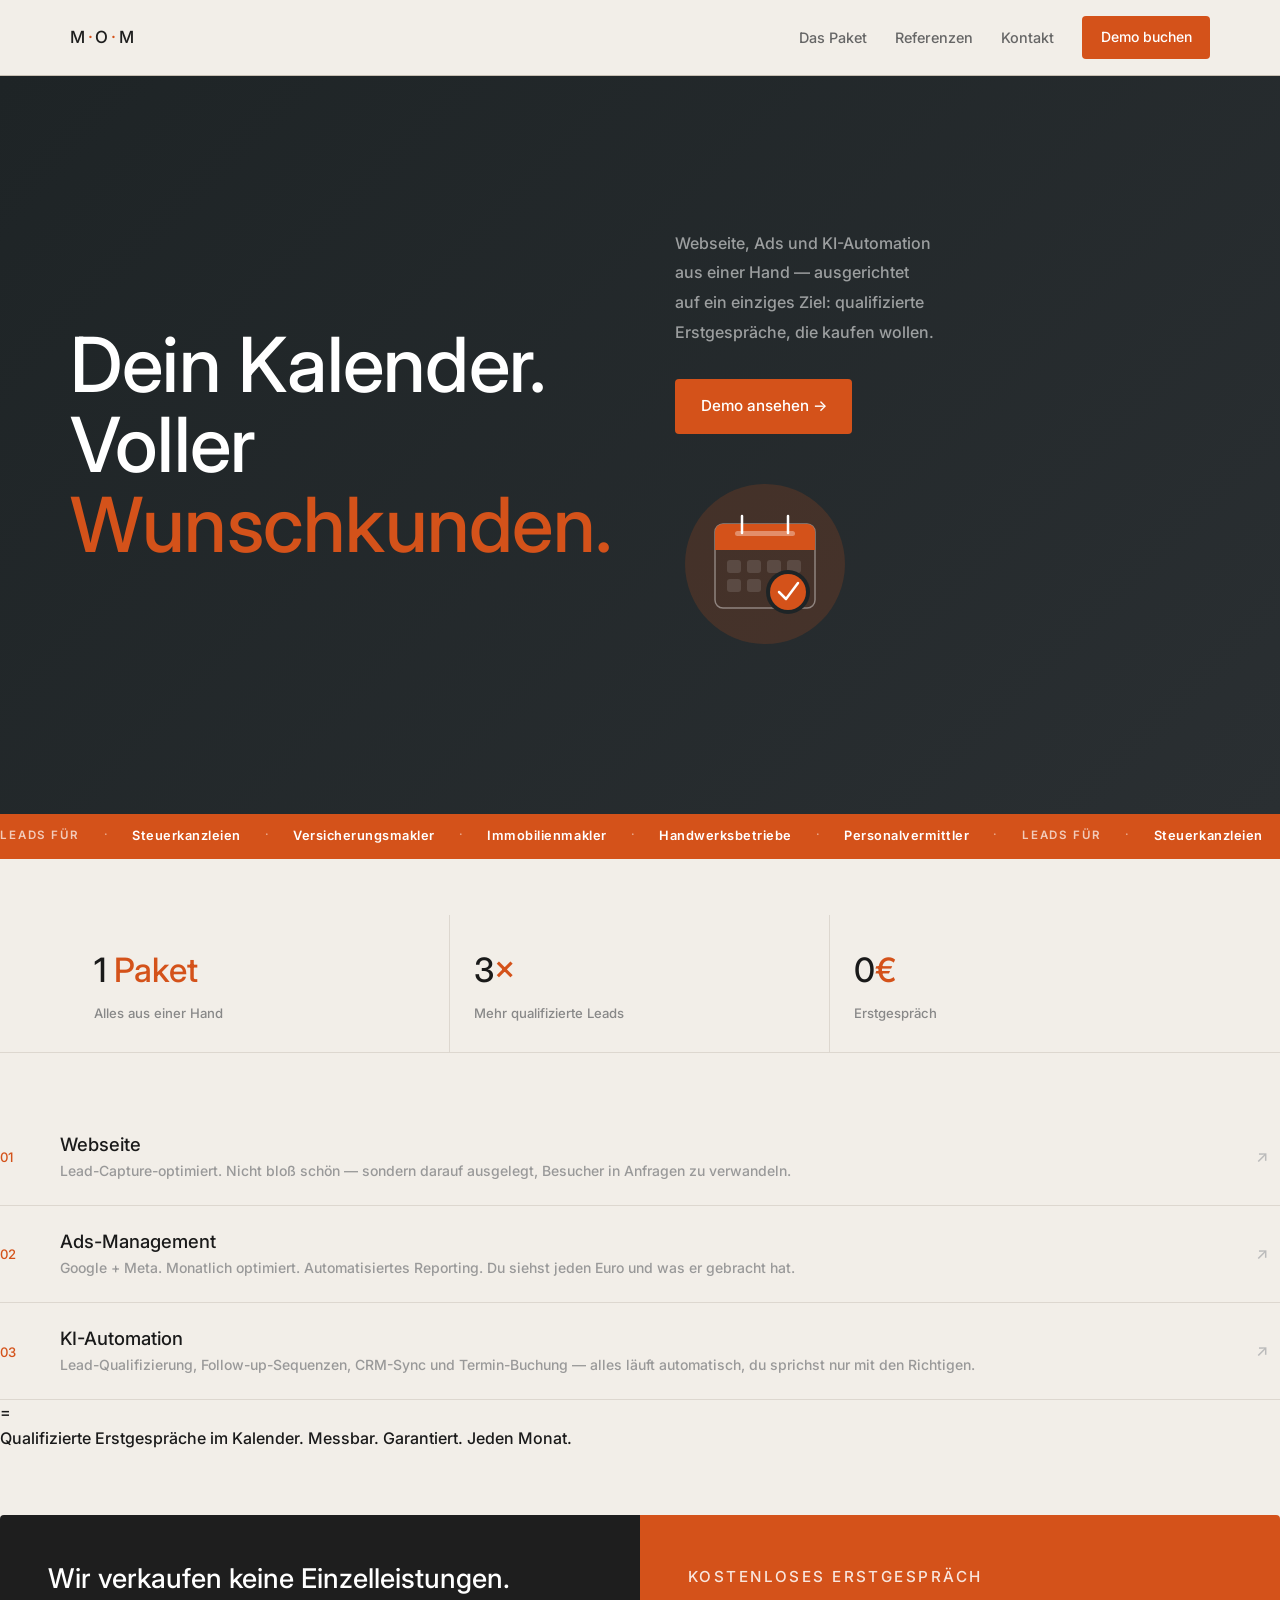
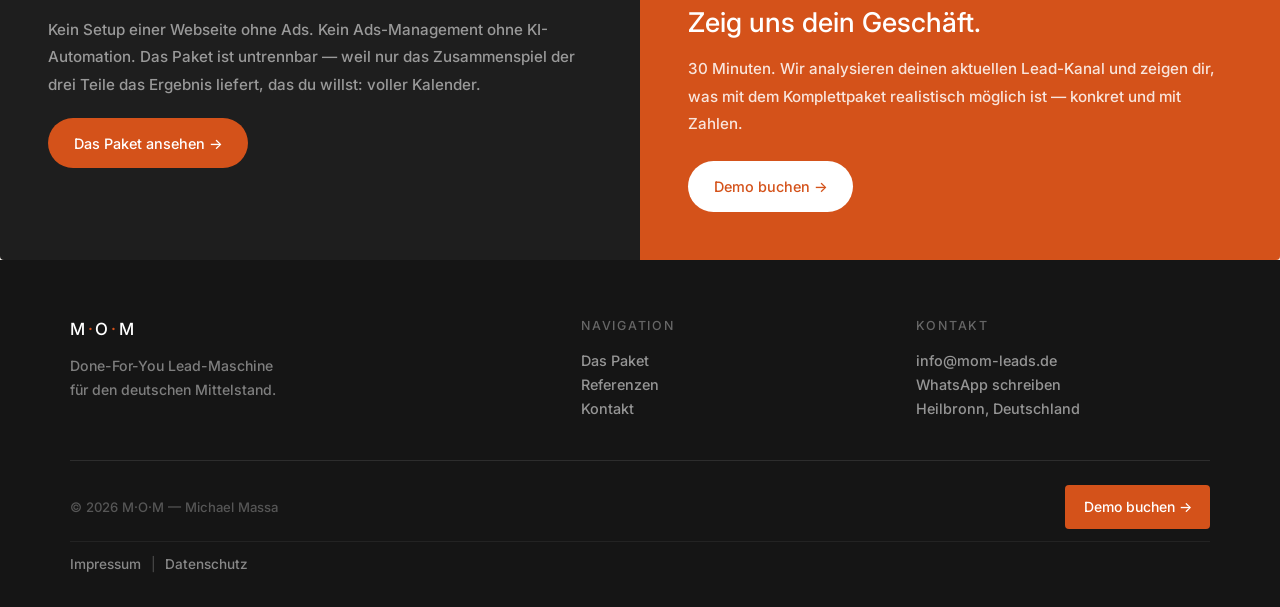
<file: index.html>
﻿<!DOCTYPE html>
<html lang="de">
<head>
  <meta charset="UTF-8">
  <meta name="viewport" content="width=device-width, initial-scale=1.0">
  <title>M·O·M — Qualifizierte Termine für den Mittelstand</title>
  <meta name="description" content="M·O·M baut die komplette Lead-Maschine: Webseite, Ads-Management und KI-Automation aus einer Hand — messbar in qualifizierten Erstgesprächen.">
  <meta property="og:title" content="M·O·M — Qualifizierte Termine für den Mittelstand">
  <meta property="og:description" content="Webseite + Google/Meta Ads + KI-Automation. Alles aus einer Hand. Ergebnis: qualifizierte Erstgespräche, jeden Monat, messbar.">
  <meta property="og:type" content="website">
  <meta property="og:locale" content="de_DE">
  <link href="https://fonts.googleapis.com/css2?family=Inter:wght@400;500;600;700;800&display=swap" rel="stylesheet">
  <link rel="stylesheet" href="css/main.css">
  <link rel="stylesheet" href="css/index.css">
</head>
<body>
  <header>
    <div class="container nav-inner">
      <a href="index.html" class="brand">M<span class="dot">·</span>O<span class="dot">·</span>M</a>
      <nav class="nav-links" aria-label="Hauptnavigation">
        <a href="leistungen.html">Das Paket</a>
        <a href="projekte.html">Referenzen</a>
        <a href="kontakt.html">Kontakt</a>
        <a href="https://cal.eu/mom-leads/demo" class="nav-button" target="_blank" rel="noopener noreferrer">Demo buchen</a>
      </nav>
      <button class="hamburger" aria-label="Menü öffnen" aria-expanded="false">
        <span></span><span></span><span></span>
      </button>
    </div>
  </header>

  <main>
    <!-- Hero -->
    <section class="hero visible">
      <div class="hero-content container">
        <div>
          <h1>Dein Kalender.<br>Voller<br><span class="accent">Wunschkunden.</span></h1>
        </div>
        <div class="hero-right">
          <p class="hero-copy">Webseite, Ads und KI-Automation aus einer Hand — ausgerichtet auf ein einziges Ziel: qualifizierte Erstgespräche, die kaufen wollen.</p>
          <a href="https://cal.eu/mom-leads/demo" class="hero-action" target="_blank" rel="noopener noreferrer">Demo ansehen →</a>
          <div class="hero-visual">
            <svg width="180" height="180" viewBox="0 0 180 180" fill="none" xmlns="http://www.w3.org/2000/svg" aria-hidden="true">
              <circle cx="90" cy="90" r="80" fill="#D4521A" fill-opacity="0.18"/>
              <rect x="40" y="50" width="100" height="84" rx="8" stroke="rgba(255,255,255,0.4)" stroke-width="1.5"/>
              <rect x="40" y="50" width="100" height="26" rx="8" fill="#D4521A"/>
              <rect x="40" y="64" width="100" height="12" fill="#D4521A"/>
              <line x1="67" y1="42" x2="67" y2="59" stroke="white" stroke-width="2.5" stroke-linecap="round"/>
              <line x1="113" y1="42" x2="113" y2="59" stroke="white" stroke-width="2.5" stroke-linecap="round"/>
              <rect x="60" y="57" width="60" height="5" rx="2.5" fill="rgba(255,255,255,0.35)"/>
              <rect x="52" y="86" width="14" height="13" rx="3" fill="rgba(255,255,255,0.12)"/>
              <rect x="72" y="86" width="14" height="13" rx="3" fill="rgba(255,255,255,0.12)"/>
              <rect x="92" y="86" width="14" height="13" rx="3" fill="rgba(255,255,255,0.12)"/>
              <rect x="112" y="86" width="14" height="13" rx="3" fill="rgba(255,255,255,0.12)"/>
              <rect x="52" y="105" width="14" height="13" rx="3" fill="rgba(255,255,255,0.12)"/>
              <rect x="72" y="105" width="14" height="13" rx="3" fill="rgba(255,255,255,0.12)"/>
              <circle cx="113" cy="118" r="22" fill="#1E2426"/>
              <circle cx="113" cy="118" r="18" fill="#D4521A"/>
              <path d="M104 118 L111 125 L123 109" stroke="white" stroke-width="2.5" stroke-linecap="round" stroke-linejoin="round"/>
            </svg>
          </div>
        </div>
      </div>
    </section>

    <!-- Branchen-Ticker -->
    <div class="ticker-wrap" aria-hidden="true">
      <div class="ticker-track">
        <span class="ticker-label">LEADS FÜR</span>
        <span class="ticker-sep">·</span>
        <span>Steuerkanzleien</span>
        <span class="ticker-sep">·</span>
        <span>Versicherungsmakler</span>
        <span class="ticker-sep">·</span>
        <span>Immobilienmakler</span>
        <span class="ticker-sep">·</span>
        <span>Handwerksbetriebe</span>
        <span class="ticker-sep">·</span>
        <span>Personalvermittler</span>
        <span class="ticker-sep">·</span>
        <span class="ticker-label">LEADS FÜR</span>
        <span class="ticker-sep">·</span>
        <span>Steuerkanzleien</span>
        <span class="ticker-sep">·</span>
        <span>Versicherungsmakler</span>
        <span class="ticker-sep">·</span>
        <span>Immobilienmakler</span>
        <span class="ticker-sep">·</span>
        <span>Handwerksbetriebe</span>
        <span class="ticker-sep">·</span>
        <span>Personalvermittler</span>
        <span class="ticker-sep">·</span>
      </div>
    </div>

    <!-- Stats -->
    <section class="stats fade-up">
      <div class="stats-inner container">
        <div class="stat">
          <p class="stat-value">1<span class="accent"> Paket</span></p>
          <p class="stat-label">Alles aus einer Hand</p>
        </div>
        <div class="stat">
          <p class="stat-value">3<span class="accent">×</span></p>
          <p class="stat-label">Mehr qualifizierte Leads</p>
        </div>
        <div class="stat">
          <p class="stat-value">0<span class="accent">€</span></p>
          <p class="stat-label">Erstgespräch</p>
        </div>
      </div>
    </section>

    <!-- Das Paket -->
    <section class="services fade-up" aria-label="Das Paket">
      <a href="leistungen.html#webseite" class="service-item">
        <span class="service-index" aria-hidden="true">01</span>
        <div class="service-content">
          <span class="service-title">Webseite</span>
          <span class="service-desc">Lead-Capture-optimiert. Nicht bloß schön — sondern darauf ausgelegt, Besucher in Anfragen zu verwandeln.</span>
        </div>
        <span class="service-arrow" aria-hidden="true">↗</span>
      </a>
      <a href="leistungen.html#ads" class="service-item">
        <span class="service-index" aria-hidden="true">02</span>
        <div class="service-content">
          <span class="service-title">Ads-Management</span>
          <span class="service-desc">Google + Meta. Monatlich optimiert. Automatisiertes Reporting. Du siehst jeden Euro und was er gebracht hat.</span>
        </div>
        <span class="service-arrow" aria-hidden="true">↗</span>
      </a>
      <a href="leistungen.html#automation" class="service-item">
        <span class="service-index" aria-hidden="true">03</span>
        <div class="service-content">
          <span class="service-title">KI-Automation</span>
          <span class="service-desc">Lead-Qualifizierung, Follow-up-Sequenzen, CRM-Sync und Termin-Buchung — alles läuft automatisch, du sprichst nur mit den Richtigen.</span>
        </div>
        <span class="service-arrow" aria-hidden="true">↗</span>
      </a>
      <div class="services-result">
        <span class="services-result-eq" aria-hidden="true">=</span>
        <div>
          <span class="services-result-title">Qualifizierte Erstgespräche im Kalender.</span>
          <span class="services-result-sub">Messbar. Garantiert. Jeden Monat.</span>
        </div>
      </div>
    </section>

    <!-- Über uns + CTA -->
    <section class="lower-grid fade-up" aria-label="Positionierung">
      <div class="about-block">
        <h2>Wir verkaufen keine Einzelleistungen.</h2>
        <p>Kein Setup einer Webseite ohne Ads. Kein Ads-Management ohne KI-Automation. Das Paket ist untrennbar — weil nur das Zusammenspiel der drei Teile das Ergebnis liefert, das du willst: voller Kalender.</p>
        <a href="leistungen.html" class="about-button pill-button">Das Paket ansehen →</a>
      </div>
      <div class="cta-panel">
        <p class="cta-eyebrow">Kostenloses Erstgespräch</p>
        <h2>Zeig uns dein Geschäft.</h2>
        <p>30 Minuten. Wir analysieren deinen aktuellen Lead-Kanal und zeigen dir, was mit dem Komplettpaket realistisch möglich ist — konkret und mit Zahlen.</p>
        <a href="https://cal.eu/mom-leads/demo" class="cta-button pill-button" target="_blank" rel="noopener noreferrer">Demo buchen →</a>
      </div>
    </section>
  </main>

  <footer class="site-footer fade-up">
    <div class="container">
      <div class="footer-grid">
        <div class="footer-brand">
          <a href="index.html" class="brand">M<span class="dot">·</span>O<span class="dot">·</span>M</a>
          <p>Done-For-You Lead-Maschine<br>für den deutschen Mittelstand.</p>
        </div>
        <div class="footer-col">
          <h4>Navigation</h4>
          <a href="leistungen.html">Das Paket</a>
          <a href="projekte.html">Referenzen</a>
          <a href="kontakt.html">Kontakt</a>
        </div>
        <div class="footer-col">
          <h4>Kontakt</h4>
          <a href="mailto:info@mom-leads.de">info@mom-leads.de</a>
          <!-- TODO: WhatsApp-Nummer vor Go-Live einsetzen (Format: 4917XXXXXXXXX) -->
          <a href="https://wa.me/TODO" target="_blank" rel="noopener noreferrer" data-todo="wa-nummer">WhatsApp schreiben</a>
          <p>Heilbronn, Deutschland</p>
        </div>
      </div>
      <div class="footer-bottom">
        <p>© 2026 M·O·M — Michael Massa</p>
        <a href="https://cal.eu/mom-leads/demo" class="footer-cta" target="_blank" rel="noopener noreferrer">Demo buchen →</a>
      </div>
      <div class="footer-legal">
        <a href="impressum.html">Impressum</a>
        <span>|</span>
        <a href="datenschutz.html">Datenschutz</a>
      </div>
    </div>
  </footer>

  <script src="js/main.js"></script>
</body>
</html>
</file>
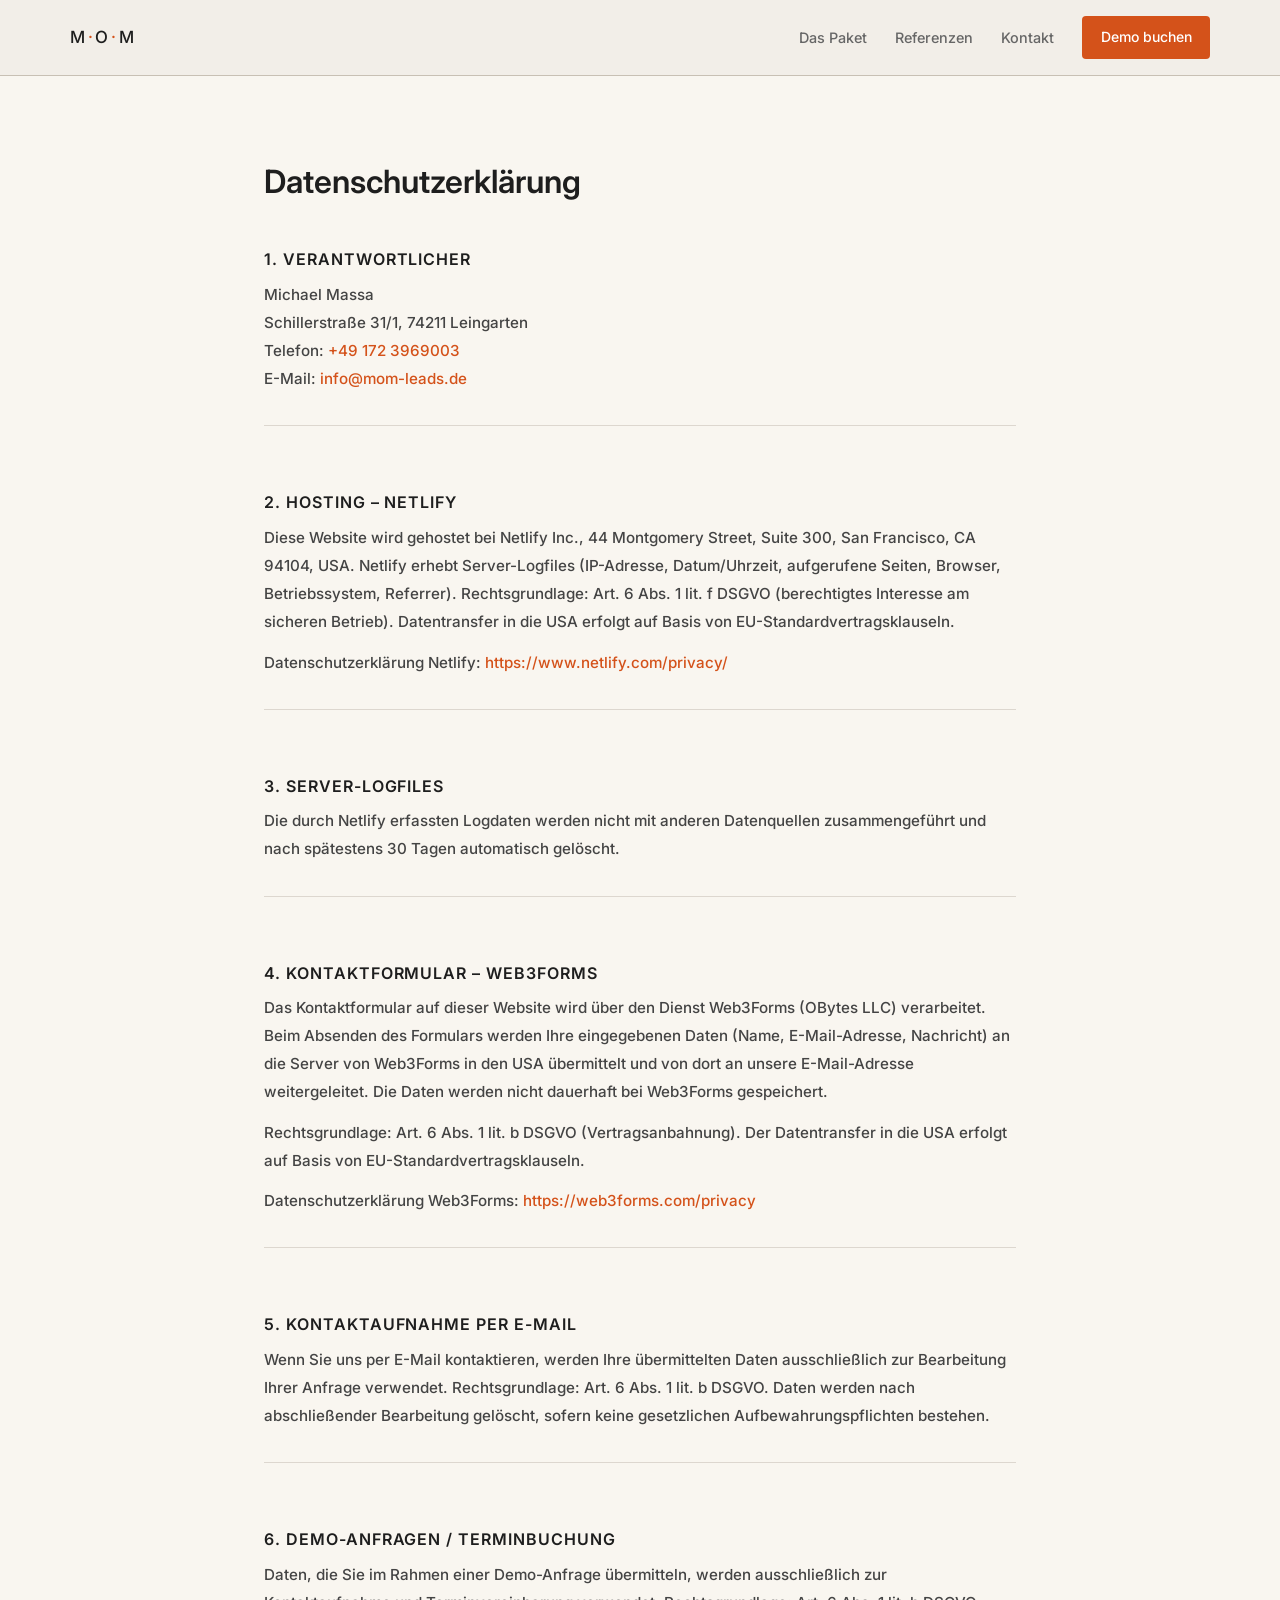
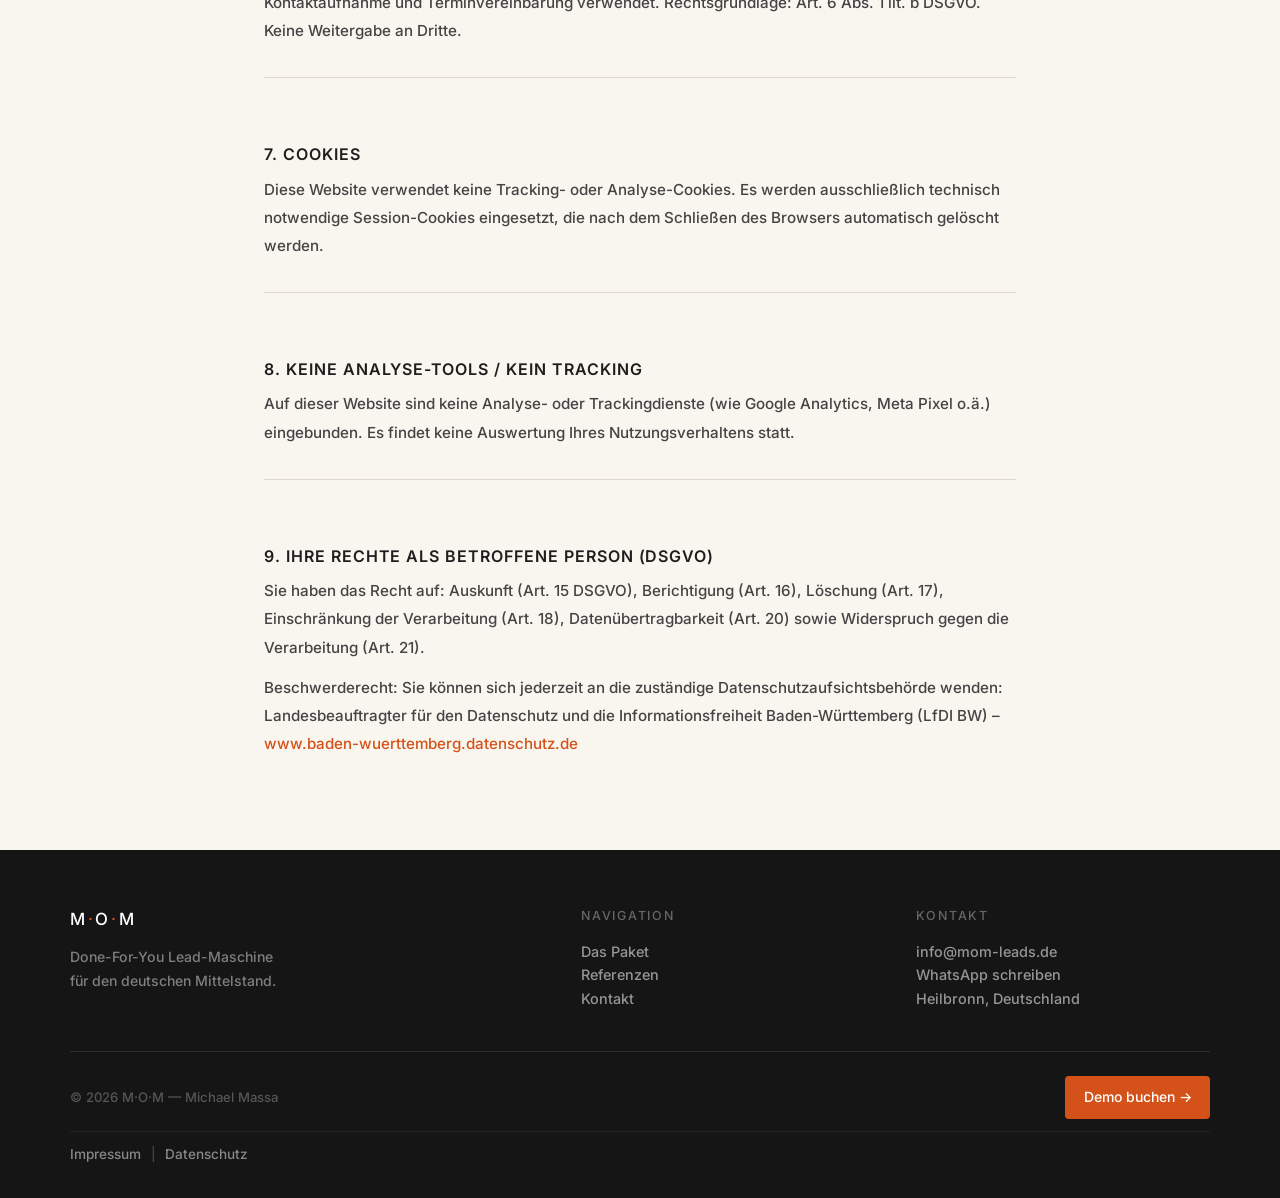
<file: datenschutz.html>
<!DOCTYPE html>
<html lang="de">
<head>
  <meta charset="UTF-8">
  <meta name="viewport" content="width=device-width, initial-scale=1.0">
  <title>Datenschutzerklärung – M·O·M Lead-Maschine</title>
  <meta name="robots" content="noindex, nofollow">
  <link href="https://fonts.googleapis.com/css2?family=Inter:wght@400;500;600;700;800&display=swap" rel="stylesheet">
  <link rel="stylesheet" href="css/main.css">
  <style>
    body { background: #F9F6F0; }
    .legal-wrap {
      max-width: 800px;
      margin: 0 auto;
      padding: 80px 1.5rem 80px;
    }
    .legal-wrap h1 {
      font-size: 2rem;
      font-weight: 600;
      color: #1E1E1E;
      margin: 0 0 2.5rem;
    }
    .legal-wrap h2 {
      font-size: 1rem;
      font-weight: 600;
      color: #1E1E1E;
      margin: 2rem 0 0.5rem;
      text-transform: uppercase;
      letter-spacing: 0.06em;
    }
    .legal-wrap p {
      color: #444;
      font-size: 0.95rem;
      line-height: 1.85;
      margin: 0 0 0.75rem;
    }
    .legal-wrap a {
      color: #D4521A;
      text-decoration: none;
    }
    .legal-wrap a:hover {
      text-decoration: underline;
    }
    .legal-block {
      border-top: 0.5px solid #DDD7CF;
      padding-top: 2rem;
      margin-top: 2rem;
    }
  </style>
</head>
<body>
  <header>
    <div class="container nav-inner">
      <a href="index.html" class="brand">M<span class="dot">·</span>O<span class="dot">·</span>M</a>
      <nav class="nav-links" aria-label="Hauptnavigation">
        <a href="leistungen.html">Das Paket</a>
        <a href="projekte.html">Referenzen</a>
        <a href="kontakt.html">Kontakt</a>
        <a href="https://cal.eu/mom-leads/demo" class="nav-button" target="_blank" rel="noopener noreferrer">Demo buchen</a>
      </nav>
      <button class="hamburger" aria-label="Menü öffnen" aria-expanded="false">
        <span></span><span></span><span></span>
      </button>
    </div>
  </header>

  <main>
    <div class="legal-wrap">
      <h1>Datenschutzerklärung</h1>

      <div class="legal-block" style="border-top: none; padding-top: 0; margin-top: 0;">
        <h2>1. Verantwortlicher</h2>
        <p>
          Michael Massa<br>
          Schillerstraße 31/1, 74211 Leingarten<br>
          Telefon: <a href="tel:+491723969003">+49 172 3969003</a><br>
          E-Mail: <a href="mailto:info@mom-leads.de">info@mom-leads.de</a>
        </p>
      </div>

      <div class="legal-block">
        <h2>2. Hosting – Netlify</h2>
        <p>Diese Website wird gehostet bei Netlify Inc., 44 Montgomery Street, Suite 300, San Francisco, CA 94104, USA. Netlify erhebt Server-Logfiles (IP-Adresse, Datum/Uhrzeit, aufgerufene Seiten, Browser, Betriebssystem, Referrer). Rechtsgrundlage: Art. 6 Abs. 1 lit. f DSGVO (berechtigtes Interesse am sicheren Betrieb). Datentransfer in die USA erfolgt auf Basis von EU-Standardvertragsklauseln.</p>
        <p>Datenschutzerklärung Netlify: <a href="https://www.netlify.com/privacy/" target="_blank" rel="noopener noreferrer">https://www.netlify.com/privacy/</a></p>
      </div>

      <div class="legal-block">
        <h2>3. Server-Logfiles</h2>
        <p>Die durch Netlify erfassten Logdaten werden nicht mit anderen Datenquellen zusammengeführt und nach spätestens 30 Tagen automatisch gelöscht.</p>
      </div>

      <div class="legal-block">
        <h2>4. Kontaktformular – Web3Forms</h2>
        <p>Das Kontaktformular auf dieser Website wird über den Dienst Web3Forms (OBytes LLC) verarbeitet. Beim Absenden des Formulars werden Ihre eingegebenen Daten (Name, E-Mail-Adresse, Nachricht) an die Server von Web3Forms in den USA übermittelt und von dort an unsere E-Mail-Adresse weitergeleitet. Die Daten werden nicht dauerhaft bei Web3Forms gespeichert.</p>
        <p>Rechtsgrundlage: Art. 6 Abs. 1 lit. b DSGVO (Vertragsanbahnung). Der Datentransfer in die USA erfolgt auf Basis von EU-Standardvertragsklauseln.</p>
        <p>Datenschutzerklärung Web3Forms: <a href="https://web3forms.com/privacy" target="_blank" rel="noopener noreferrer">https://web3forms.com/privacy</a></p>
      </div>

      <div class="legal-block">
        <h2>5. Kontaktaufnahme per E-Mail</h2>
        <p>Wenn Sie uns per E-Mail kontaktieren, werden Ihre übermittelten Daten ausschließlich zur Bearbeitung Ihrer Anfrage verwendet. Rechtsgrundlage: Art. 6 Abs. 1 lit. b DSGVO. Daten werden nach abschließender Bearbeitung gelöscht, sofern keine gesetzlichen Aufbewahrungspflichten bestehen.</p>
      </div>

      <div class="legal-block">
        <h2>6. Demo-Anfragen / Terminbuchung</h2>
        <p>Daten, die Sie im Rahmen einer Demo-Anfrage übermitteln, werden ausschließlich zur Kontaktaufnahme und Terminvereinbarung verwendet. Rechtsgrundlage: Art. 6 Abs. 1 lit. b DSGVO. Keine Weitergabe an Dritte.</p>
      </div>

      <div class="legal-block">
        <h2>7. Cookies</h2>
        <p>Diese Website verwendet keine Tracking- oder Analyse-Cookies. Es werden ausschließlich technisch notwendige Session-Cookies eingesetzt, die nach dem Schließen des Browsers automatisch gelöscht werden.</p>
      </div>

      <div class="legal-block">
        <h2>8. Keine Analyse-Tools / kein Tracking</h2>
        <p>Auf dieser Website sind keine Analyse- oder Trackingdienste (wie Google Analytics, Meta Pixel o.ä.) eingebunden. Es findet keine Auswertung Ihres Nutzungsverhaltens statt.</p>
      </div>

      <div class="legal-block">
        <h2>9. Ihre Rechte als betroffene Person (DSGVO)</h2>
        <p>Sie haben das Recht auf: Auskunft (Art. 15 DSGVO), Berichtigung (Art. 16), Löschung (Art. 17), Einschränkung der Verarbeitung (Art. 18), Datenübertragbarkeit (Art. 20) sowie Widerspruch gegen die Verarbeitung (Art. 21).</p>
        <p>Beschwerderecht: Sie können sich jederzeit an die zuständige Datenschutzaufsichtsbehörde wenden: Landesbeauftragter für den Datenschutz und die Informationsfreiheit Baden-Württemberg (LfDI BW) – <a href="https://www.baden-wuerttemberg.datenschutz.de" target="_blank" rel="noopener noreferrer">www.baden-wuerttemberg.datenschutz.de</a></p>
      </div>
    </div>
  </main>

  <footer class="site-footer">
    <div class="container">
      <div class="footer-grid">
        <div class="footer-brand">
          <a href="index.html" class="brand">M<span class="dot">·</span>O<span class="dot">·</span>M</a>
          <p>Done-For-You Lead-Maschine<br>für den deutschen Mittelstand.</p>
        </div>
        <div class="footer-col">
          <h4>Navigation</h4>
          <a href="leistungen.html">Das Paket</a>
          <a href="projekte.html">Referenzen</a>
          <a href="kontakt.html">Kontakt</a>
        </div>
        <div class="footer-col">
          <h4>Kontakt</h4>
          <a href="mailto:info@mom-leads.de">info@mom-leads.de</a>
          <a href="https://wa.me/TODO" target="_blank" rel="noopener noreferrer" data-todo="wa-nummer">WhatsApp schreiben</a>
          <p>Heilbronn, Deutschland</p>
        </div>
      </div>
      <div class="footer-bottom">
        <p>© 2026 M·O·M — Michael Massa</p>
        <a href="https://cal.eu/mom-leads/demo" class="footer-cta" target="_blank" rel="noopener noreferrer">Demo buchen →</a>
      </div>
      <div class="footer-legal">
        <a href="impressum.html">Impressum</a>
        <span>|</span>
        <a href="datenschutz.html">Datenschutz</a>
      </div>
    </div>
  </footer>

  <script src="js/main.js"></script>
</body>
</html>
</file>
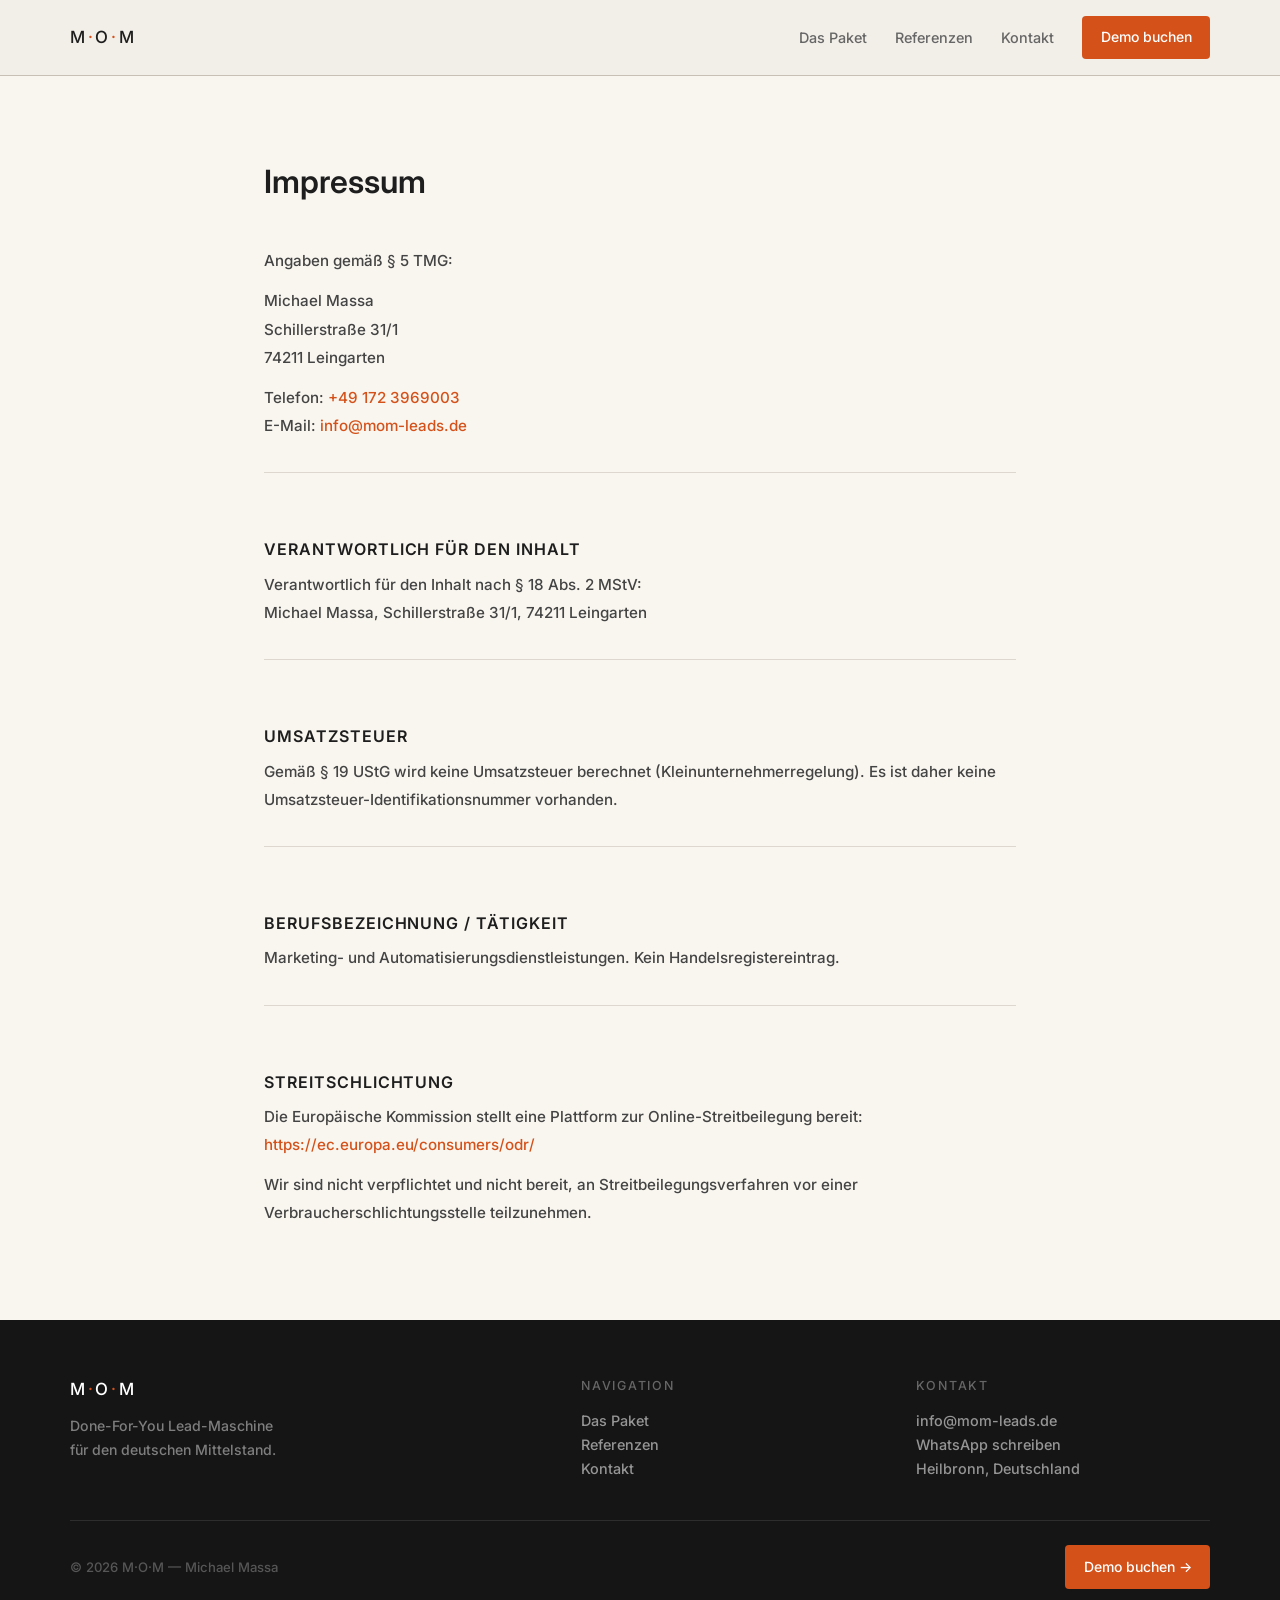
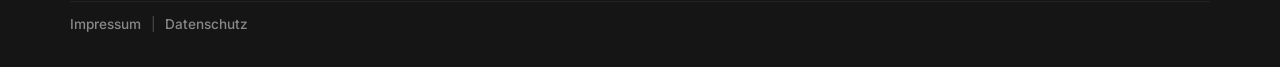
<file: impressum.html>
<!DOCTYPE html>
<html lang="de">
<head>
  <meta charset="UTF-8">
  <meta name="viewport" content="width=device-width, initial-scale=1.0">
  <title>Impressum – M·O·M Lead-Maschine</title>
  <meta name="robots" content="noindex, nofollow">
  <link href="https://fonts.googleapis.com/css2?family=Inter:wght@400;500;600;700;800&display=swap" rel="stylesheet">
  <link rel="stylesheet" href="css/main.css">
  <style>
    body { background: #F9F6F0; }
    .legal-wrap {
      max-width: 800px;
      margin: 0 auto;
      padding: 80px 1.5rem 80px;
    }
    .legal-wrap h1 {
      font-size: 2rem;
      font-weight: 600;
      color: #1E1E1E;
      margin: 0 0 2.5rem;
    }
    .legal-wrap h2 {
      font-size: 1rem;
      font-weight: 600;
      color: #1E1E1E;
      margin: 2rem 0 0.5rem;
      text-transform: uppercase;
      letter-spacing: 0.06em;
    }
    .legal-wrap p {
      color: #444;
      font-size: 0.95rem;
      line-height: 1.85;
      margin: 0 0 0.75rem;
    }
    .legal-wrap a {
      color: #D4521A;
      text-decoration: none;
    }
    .legal-wrap a:hover {
      text-decoration: underline;
    }
    .legal-block {
      border-top: 0.5px solid #DDD7CF;
      padding-top: 2rem;
      margin-top: 2rem;
    }
  </style>
</head>
<body>
  <header>
    <div class="container nav-inner">
      <a href="index.html" class="brand">M<span class="dot">·</span>O<span class="dot">·</span>M</a>
      <nav class="nav-links" aria-label="Hauptnavigation">
        <a href="leistungen.html">Das Paket</a>
        <a href="projekte.html">Referenzen</a>
        <a href="kontakt.html">Kontakt</a>
        <a href="https://cal.eu/mom-leads/demo" class="nav-button" target="_blank" rel="noopener noreferrer">Demo buchen</a>
      </nav>
      <button class="hamburger" aria-label="Menü öffnen" aria-expanded="false">
        <span></span><span></span><span></span>
      </button>
    </div>
  </header>

  <main>
    <div class="legal-wrap">
      <h1>Impressum</h1>

      <p>Angaben gemäß § 5 TMG:</p>

      <p>
        Michael Massa<br>
        Schillerstraße 31/1<br>
        74211 Leingarten
      </p>

      <p>
        Telefon: <a href="tel:+491723969003">+49 172 3969003</a><br>
        E-Mail: <a href="mailto:info@mom-leads.de">info@mom-leads.de</a>
      </p>

      <div class="legal-block">
        <h2>Verantwortlich für den Inhalt</h2>
        <p>Verantwortlich für den Inhalt nach § 18 Abs. 2 MStV:<br>
        Michael Massa, Schillerstraße 31/1, 74211 Leingarten</p>
      </div>

      <div class="legal-block">
        <h2>Umsatzsteuer</h2>
        <p>Gemäß § 19 UStG wird keine Umsatzsteuer berechnet (Kleinunternehmerregelung). Es ist daher keine Umsatzsteuer-Identifikationsnummer vorhanden.</p>
      </div>

      <div class="legal-block">
        <h2>Berufsbezeichnung / Tätigkeit</h2>
        <p>Marketing- und Automatisierungsdienstleistungen. Kein Handelsregistereintrag.</p>
      </div>

      <div class="legal-block">
        <h2>Streitschlichtung</h2>
        <p>Die Europäische Kommission stellt eine Plattform zur Online-Streitbeilegung bereit: <a href="https://ec.europa.eu/consumers/odr/" target="_blank" rel="noopener noreferrer">https://ec.europa.eu/consumers/odr/</a></p>
        <p>Wir sind nicht verpflichtet und nicht bereit, an Streitbeilegungsverfahren vor einer Verbraucherschlichtungsstelle teilzunehmen.</p>
      </div>
    </div>
  </main>

  <footer class="site-footer">
    <div class="container">
      <div class="footer-grid">
        <div class="footer-brand">
          <a href="index.html" class="brand">M<span class="dot">·</span>O<span class="dot">·</span>M</a>
          <p>Done-For-You Lead-Maschine<br>für den deutschen Mittelstand.</p>
        </div>
        <div class="footer-col">
          <h4>Navigation</h4>
          <a href="leistungen.html">Das Paket</a>
          <a href="projekte.html">Referenzen</a>
          <a href="kontakt.html">Kontakt</a>
        </div>
        <div class="footer-col">
          <h4>Kontakt</h4>
          <a href="mailto:info@mom-leads.de">info@mom-leads.de</a>
          <a href="https://wa.me/TODO" target="_blank" rel="noopener noreferrer" data-todo="wa-nummer">WhatsApp schreiben</a>
          <p>Heilbronn, Deutschland</p>
        </div>
      </div>
      <div class="footer-bottom">
        <p>© 2026 M·O·M — Michael Massa</p>
        <a href="https://cal.eu/mom-leads/demo" class="footer-cta" target="_blank" rel="noopener noreferrer">Demo buchen →</a>
      </div>
      <div class="footer-legal">
        <a href="impressum.html">Impressum</a>
        <span>|</span>
        <a href="datenschutz.html">Datenschutz</a>
      </div>
    </div>
  </footer>

  <script src="js/main.js"></script>
</body>
</html>
</file>
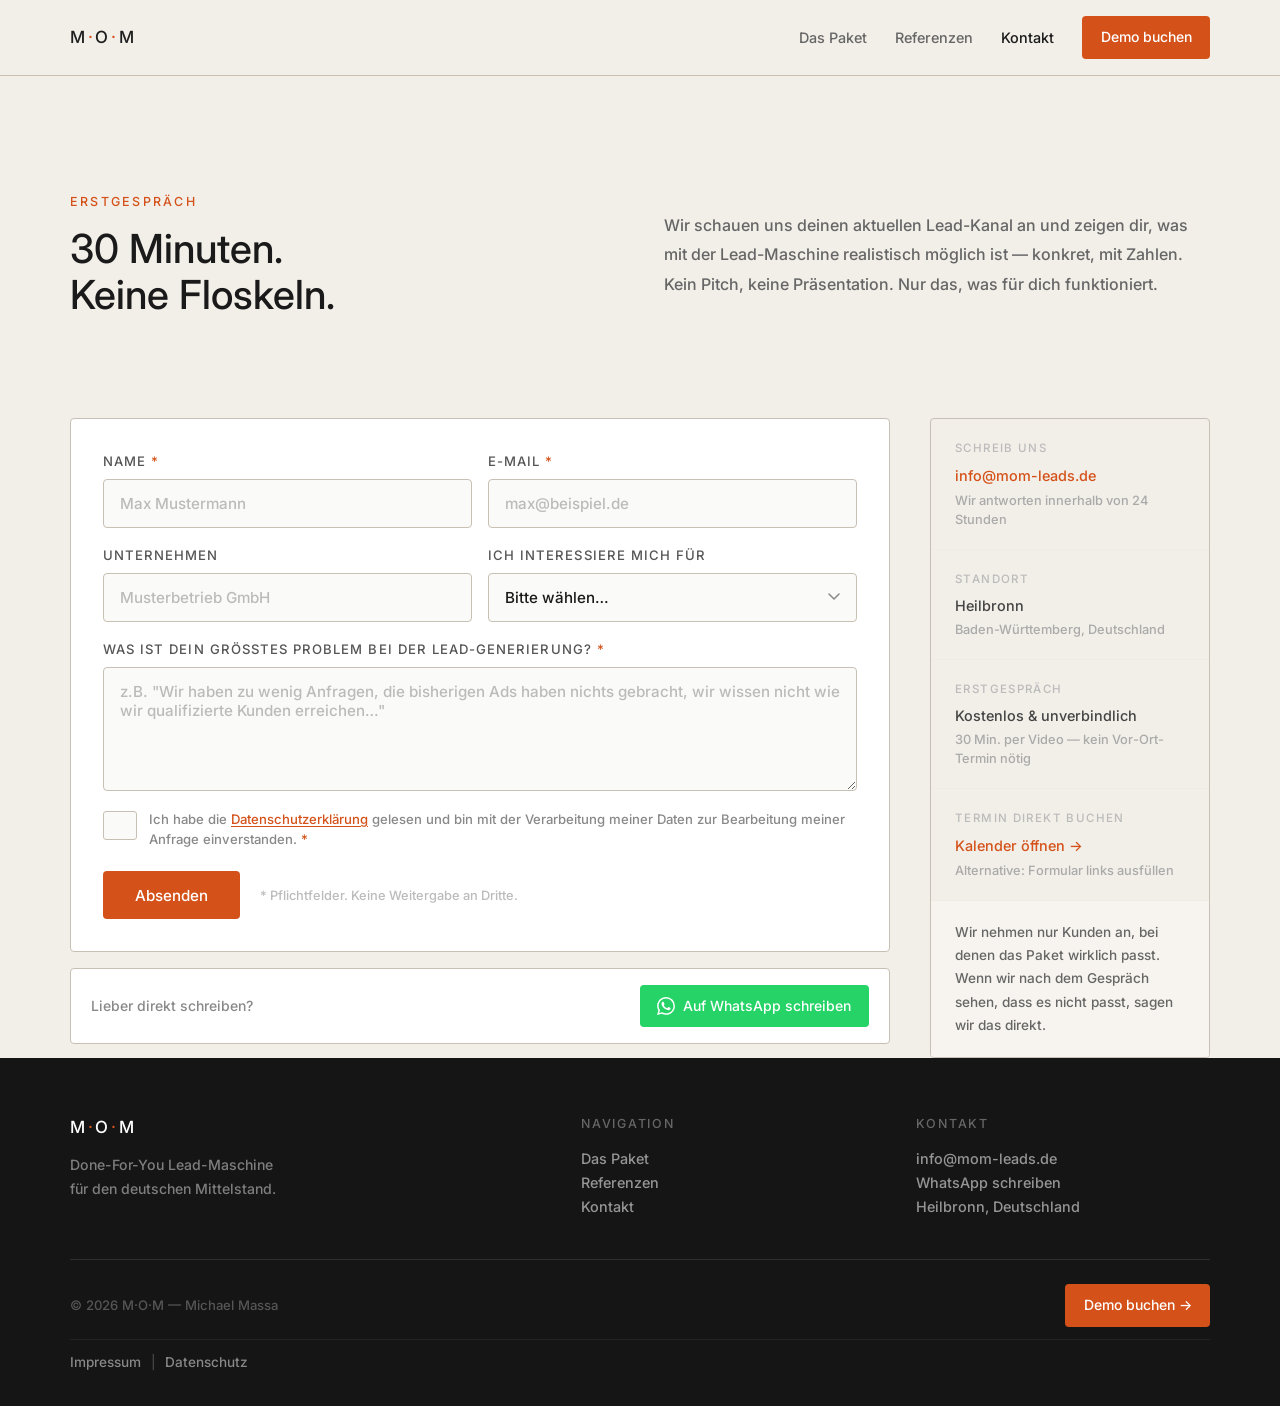
<file: kontakt.html>
﻿<!DOCTYPE html>
<html lang="de">
<head>
  <meta charset="UTF-8">
  <meta name="viewport" content="width=device-width, initial-scale=1.0">
  <title>Demo buchen – M·O·M Lead-Maschine</title>
  <meta name="description" content="Kostenloses Erstgespräch buchen. 30 Minuten — wir zeigen dir die Lead-Maschine live und analysieren deinen aktuellen Lead-Kanal.">
  <meta property="og:title" content="Demo buchen – M·O·M Lead-Maschine">
  <meta property="og:description" content="30 Minuten. Wir zeigen dir die Demo live und analysieren deinen Lead-Kanal — konkret, mit Zahlen, ohne Verkaufsdruck.">
  <meta property="og:type" content="website">
  <meta property="og:locale" content="de_DE">
  <link href="https://fonts.googleapis.com/css2?family=Inter:wght@400;500;600;700;800&display=swap" rel="stylesheet">
  <link rel="stylesheet" href="css/main.css">
  <link rel="stylesheet" href="css/kontakt.css">
</head>
<body>
  <header>
    <div class="container nav-inner">
      <a href="index.html" class="brand">M<span class="dot">·</span>O<span class="dot">·</span>M</a>
      <nav class="nav-links" aria-label="Hauptnavigation">
        <a href="leistungen.html">Das Paket</a>
        <a href="projekte.html">Referenzen</a>
        <a href="kontakt.html">Kontakt</a>
        <a href="https://cal.eu/mom-leads/demo" class="nav-button" target="_blank" rel="noopener noreferrer">Demo buchen</a>
      </nav>
      <button class="hamburger" aria-label="Menü öffnen" aria-expanded="false">
        <span></span><span></span><span></span>
      </button>
    </div>
  </header>

  <main class="container">

    <section class="page-hero fade-up visible" aria-label="Kontakt">
      <div>
        <p class="eyebrow">Erstgespräch</p>
        <h1>30 Minuten.<br>Keine Floskeln.</h1>
      </div>
      <div>
        <p class="page-copy">Wir schauen uns deinen aktuellen Lead-Kanal an und zeigen dir, was mit der Lead-Maschine realistisch möglich ist — konkret, mit Zahlen. Kein Pitch, keine Präsentation. Nur das, was für dich funktioniert.</p>
      </div>
    </section>

    <div class="contact-layout fade-up">

      <!-- Form -->
      <div class="contact-form-wrap">
        <div class="contact-form">
          <div id="form-status" hidden aria-live="polite"></div>
          <!--
            Web3Forms-Endpoint: kostenloses Konto auf web3forms.com erstellen,
            dann den access_key aus dem Dashboard hier einsetzen.
            TODO: access_key vor Go-Live eintragen
          -->
          <form method="POST" action="https://api.web3forms.com/submit" novalidate>
            <input type="hidden" name="access_key" value="28c65fd6-945d-4005-a3b4-3f123e28f203">
            <input type="hidden" name="subject" value="Neue Demo-Anfrage — M·O·M">
            <input type="hidden" name="from_name" value="M·O·M Kontaktformular">
            <!-- Honeypot gegen Spam-Bots — muss leer bleiben -->
            <input type="checkbox" name="botcheck" style="display:none" tabindex="-1" autocomplete="off">
            <div class="form-row">
              <label>
                <span class="label-text">Name <span class="required" aria-hidden="true">*</span></span>
                <input
                  type="text"
                  name="kundenname"
                  placeholder="Max Mustermann"
                  autocomplete="name"
                  required
                  aria-required="true"
                >
              </label>
              <label>
                <span class="label-text">E-Mail <span class="required" aria-hidden="true">*</span></span>
                <input
                  type="email"
                  name="kunden_email"
                  placeholder="max@beispiel.de"
                  autocomplete="email"
                  required
                  aria-required="true"
                >
              </label>
            </div>

            <div class="form-row">
              <label>
                <span class="label-text">Unternehmen</span>
                <input
                  type="text"
                  name="company"
                  placeholder="Musterbetrieb GmbH"
                  autocomplete="organization"
                >
              </label>
              <label>
                <span class="label-text">Ich interessiere mich für</span>
                <select name="service">
                  <option value="">Bitte wählen…</option>
                  <option value="lead-maschine">Komplettpaket (Webseite + Ads + KI)</option>
                  <option value="info">Erstmal mehr Infos</option>
                  <option value="sonstiges">Sonstiges</option>
                </select>
              </label>
            </div>

            <label class="label-full">
              <span class="label-text">Was ist dein größtes Problem bei der Lead-Generierung? <span class="required" aria-hidden="true">*</span></span>
              <textarea
                name="kunden_nachricht"
                rows="5"
                placeholder="z.B. &quot;Wir haben zu wenig Anfragen, die bisherigen Ads haben nichts gebracht, wir wissen nicht wie wir qualifizierte Kunden erreichen…&quot;"
                required
                aria-required="true"
              ></textarea>
            </label>

            <label class="consent-label">
              <input
                type="checkbox"
                name="zustimmung"
                required
                aria-required="true"
              >
              <span class="consent-text">
                Ich habe die <a href="datenschutz.html">Datenschutzerklärung</a> gelesen und bin mit der Verarbeitung meiner Daten zur Bearbeitung meiner Anfrage einverstanden. <span class="required" aria-hidden="true">*</span>
              </span>
            </label>

            <div class="form-actions">
              <button type="submit" class="submit-btn">Absenden</button>
              <p class="form-note">* Pflichtfelder. Keine Weitergabe an Dritte.</p>
            </div>
          </form>
        </div>

        <!-- WhatsApp alternative -->
        <div class="wa-alternative">
          <p>Lieber direkt schreiben?</p>
          <!-- TODO: WhatsApp-Nummer vor Go-Live einsetzen (Format: 4917XXXXXXXXX) -->
          <a
            href="https://wa.me/TODO?text=Hallo%2C%20ich%20interessiere%20mich%20f%C3%BCr%20die%20M%C2%B7O%C2%B7M%20Lead-Maschine."
            target="_blank"
            rel="noopener noreferrer"
            class="wa-btn"
            data-todo="wa-nummer"
            aria-label="Direkt auf WhatsApp schreiben"
          >
            <svg width="18" height="18" viewBox="0 0 24 24" fill="currentColor" aria-hidden="true">
              <path d="M17.472 14.382c-.297-.149-1.758-.867-2.03-.967-.273-.099-.471-.148-.67.15-.197.297-.767.966-.94 1.164-.173.199-.347.223-.644.075-.297-.15-1.255-.463-2.39-1.475-.883-.788-1.48-1.761-1.653-2.059-.173-.297-.018-.458.13-.606.134-.133.298-.347.446-.52.149-.174.198-.298.298-.497.099-.198.05-.371-.025-.52-.075-.149-.669-1.612-.916-2.207-.242-.579-.487-.5-.669-.51a12.8 12.8 0 0 0-.57-.01c-.198 0-.52.074-.792.372-.272.297-1.04 1.016-1.04 2.479 0 1.462 1.065 2.875 1.213 3.074.149.198 2.096 3.2 5.077 4.487.709.306 1.262.489 1.694.625.712.227 1.36.195 1.871.118.571-.085 1.758-.719 2.006-1.413.248-.694.248-1.289.173-1.413-.074-.124-.272-.198-.57-.347m-5.421 7.403h-.004a9.87 9.87 0 0 1-5.031-1.378l-.361-.214-3.741.982.998-3.648-.235-.374a9.86 9.86 0 0 1-1.51-5.26c.001-5.45 4.436-9.884 9.888-9.884 2.64 0 5.122 1.03 6.988 2.898a9.825 9.825 0 0 1 2.893 6.994c-.003 5.45-4.437 9.884-9.885 9.884m8.413-18.297A11.815 11.815 0 0 0 12.05 0C5.495 0 .16 5.335.157 11.892c0 2.096.547 4.142 1.588 5.945L.057 24l6.305-1.654a11.882 11.882 0 0 0 5.683 1.448h.005c6.554 0 11.89-5.335 11.893-11.893a11.821 11.821 0 0 0-3.48-8.413Z"/>
            </svg>
            Auf WhatsApp schreiben
          </a>
        </div>
      </div>

      <!-- Contact Info -->
      <aside class="contact-info" aria-label="Kontaktinformationen">
        <div class="info-block">
          <h3>Schreib uns</h3>
          <a href="mailto:info@mom-leads.de" class="info-link">info@mom-leads.de</a>
          <p class="info-hint">Wir antworten innerhalb von 24 Stunden</p>
        </div>
        <div class="info-block">
          <h3>Standort</h3>
          <p>Heilbronn</p>
          <p class="info-hint">Baden-Württemberg, Deutschland</p>
        </div>
        <div class="info-block">
          <h3>Erstgespräch</h3>
          <p>Kostenlos & unverbindlich</p>
          <p class="info-hint">30 Min. per Video — kein Vor-Ort-Termin nötig</p>
        </div>
        <div class="info-block">
          <h3>Termin direkt buchen</h3>
          <!-- TODO: Cal.com-Account erstellen (cal.com, kostenlos) und Link hier einsetzen -->
          <a href="#" class="info-link" data-todo="cal-link" aria-label="Kalender-Link folgt">Kalender öffnen →</a>
          <p class="info-hint">Alternative: Formular links ausfüllen</p>
        </div>
        <div class="info-block info-block--highlight">
          <p>Wir nehmen nur Kunden an, bei denen das Paket wirklich passt. Wenn wir nach dem Gespräch sehen, dass es nicht passt, sagen wir das direkt.</p>
        </div>
      </aside>

    </div>

  </main>

  <footer class="site-footer fade-up">
    <div class="container">
      <div class="footer-grid">
        <div class="footer-brand">
          <a href="index.html" class="brand">M<span class="dot">·</span>O<span class="dot">·</span>M</a>
          <p>Done-For-You Lead-Maschine<br>für den deutschen Mittelstand.</p>
        </div>
        <div class="footer-col">
          <h4>Navigation</h4>
          <a href="leistungen.html">Das Paket</a>
          <a href="projekte.html">Referenzen</a>
          <a href="kontakt.html">Kontakt</a>
        </div>
        <div class="footer-col">
          <h4>Kontakt</h4>
          <a href="mailto:info@mom-leads.de">info@mom-leads.de</a>
          <!-- TODO: WhatsApp-Nummer vor Go-Live einsetzen (Format: 4917XXXXXXXXX) -->
          <a href="https://wa.me/TODO" target="_blank" rel="noopener noreferrer" data-todo="wa-nummer">WhatsApp schreiben</a>
          <p>Heilbronn, Deutschland</p>
        </div>
      </div>
      <div class="footer-bottom">
        <p>© 2026 M·O·M — Michael Massa</p>
        <a href="https://cal.eu/mom-leads/demo" class="footer-cta" target="_blank" rel="noopener noreferrer">Demo buchen →</a>
      </div>
      <div class="footer-legal">
        <a href="impressum.html">Impressum</a>
        <span>|</span>
        <a href="datenschutz.html">Datenschutz</a>
      </div>
    </div>
  </footer>

  <script src="js/main.js"></script>
</body>
</html>
</file>
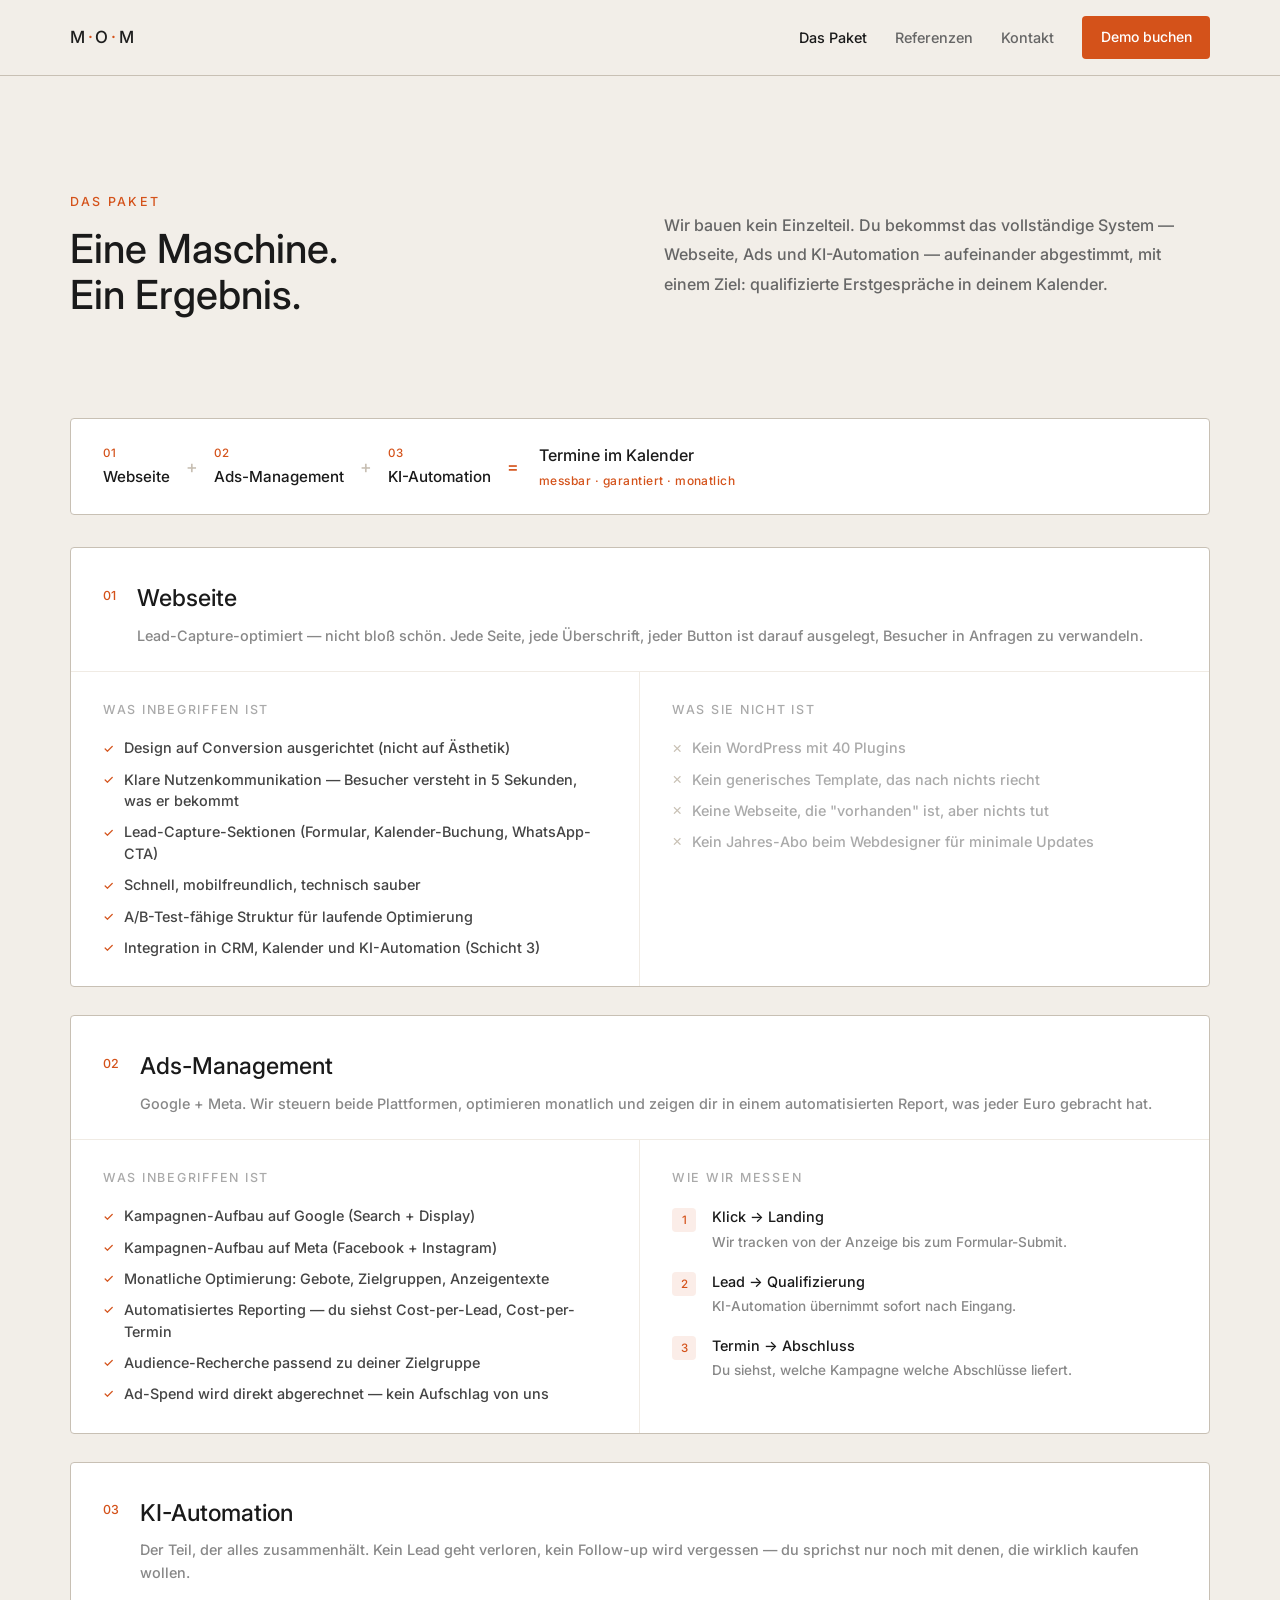
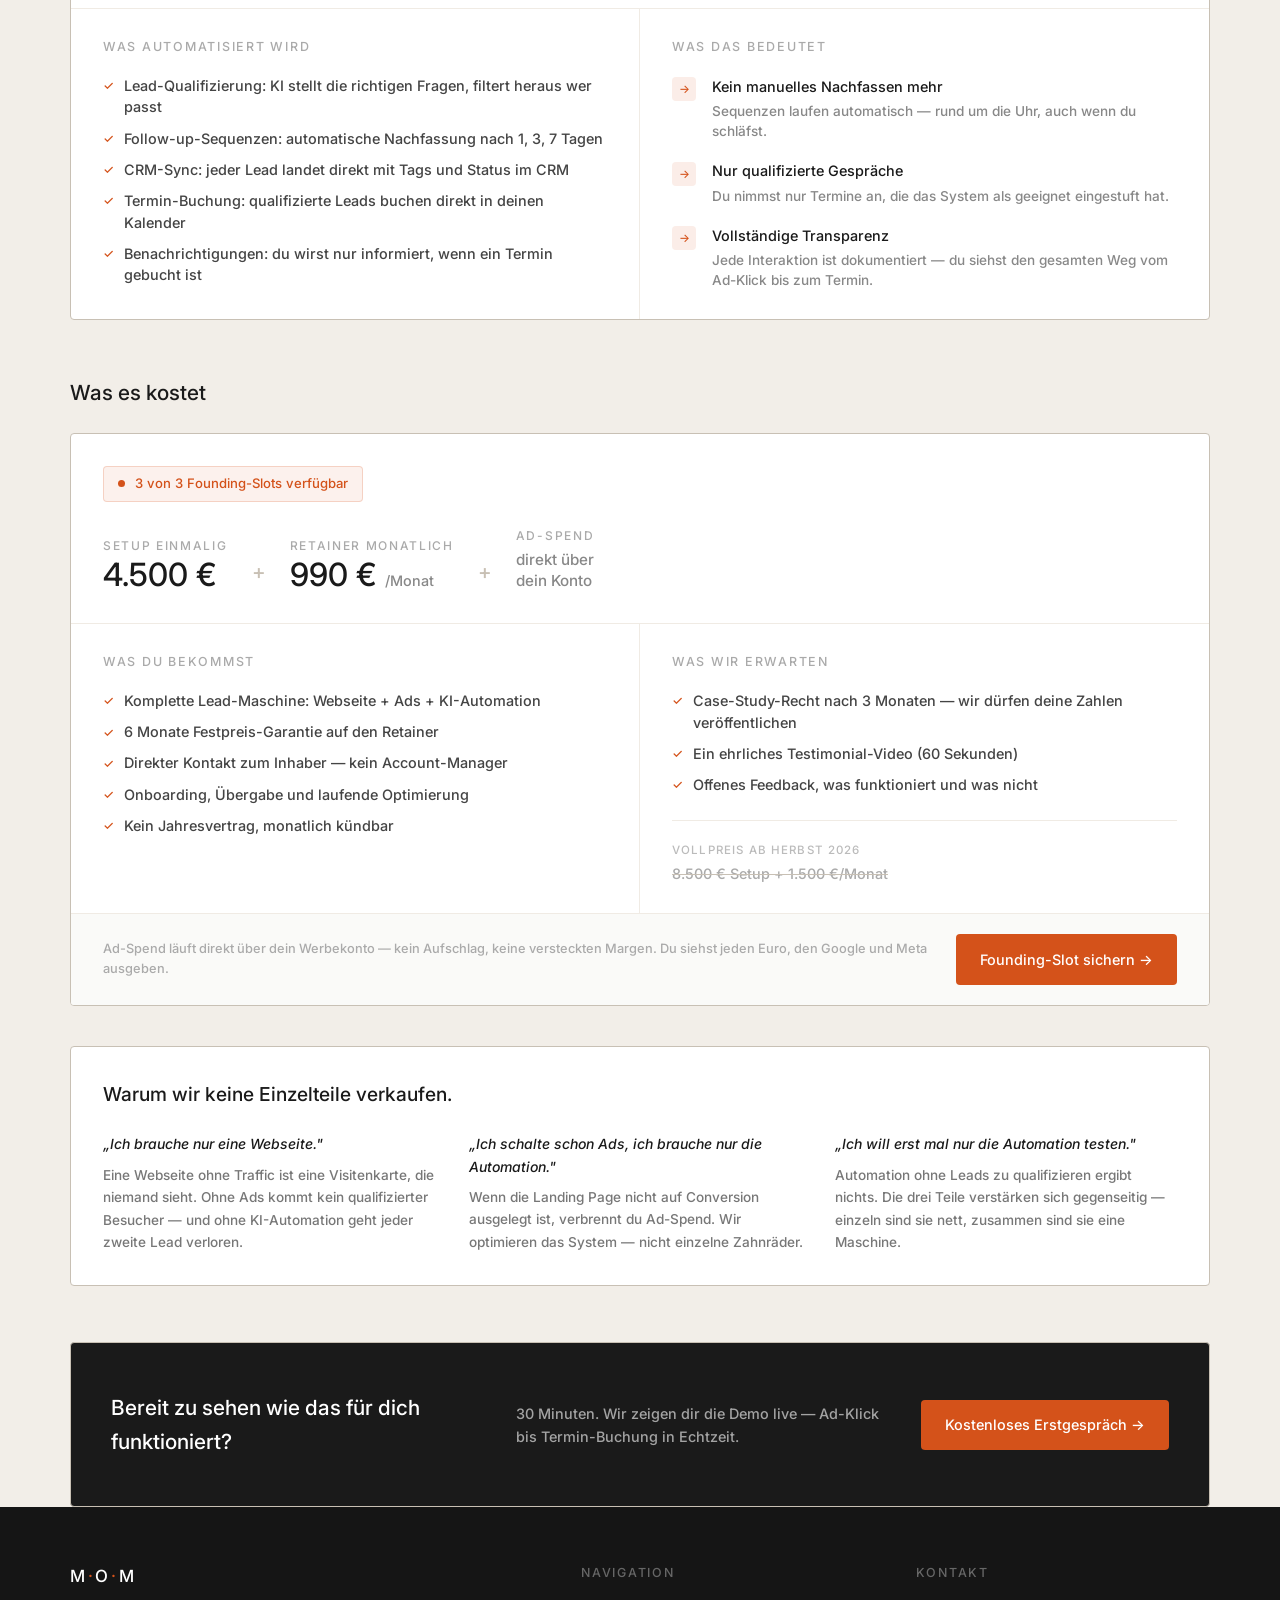
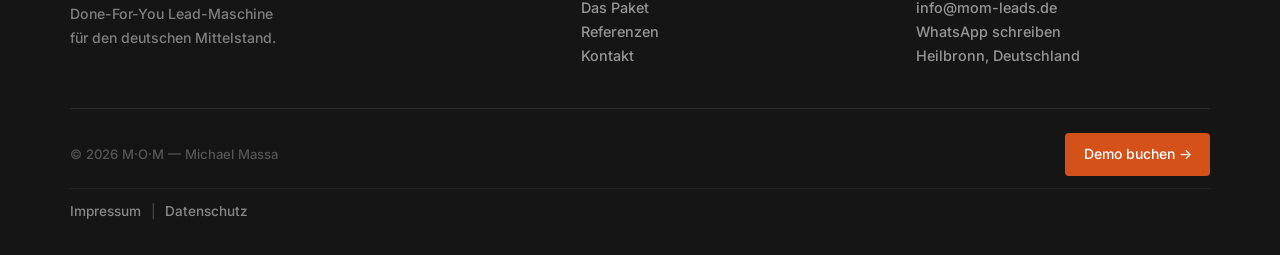
<file: leistungen.html>
﻿<!DOCTYPE html>
<html lang="de">
<head>
  <meta charset="UTF-8">
  <meta name="viewport" content="width=device-width, initial-scale=1.0">
  <title>Das Paket – M·O·M Lead-Maschine</title>
  <meta name="description" content="Das Komplettpaket: Webseite + Google/Meta Ads + KI-Automation. Einmalig aufgebaut, monatlich betreut. Setup ab 6.000 €, Retainer ab 1.000 €/Monat.">
  <meta property="og:title" content="Das Paket – M·O·M Lead-Maschine">
  <meta property="og:description" content="Webseite + Ads + KI-Automation aus einer Hand. Ergebnis: qualifizierte Erstgespräche im Kalender.">
  <meta property="og:type" content="website">
  <meta property="og:locale" content="de_DE">
  <link href="https://fonts.googleapis.com/css2?family=Inter:wght@400;500;600;700;800&display=swap" rel="stylesheet">
  <link rel="stylesheet" href="css/main.css">
  <link rel="stylesheet" href="css/leistungen.css">
</head>
<body>
  <header>
    <div class="container nav-inner">
      <a href="index.html" class="brand">M<span class="dot">·</span>O<span class="dot">·</span>M</a>
      <nav class="nav-links" aria-label="Hauptnavigation">
        <a href="leistungen.html">Das Paket</a>
        <a href="projekte.html">Referenzen</a>
        <a href="kontakt.html">Kontakt</a>
        <a href="https://cal.eu/mom-leads/demo" class="nav-button" target="_blank" rel="noopener noreferrer">Demo buchen</a>
      </nav>
      <button class="hamburger" aria-label="Menü öffnen" aria-expanded="false">
        <span></span><span></span><span></span>
      </button>
    </div>
  </header>

  <main class="container">

    <section class="page-hero fade-up visible" aria-label="Das Paket">
      <div>
        <p class="eyebrow">Das Paket</p>
        <h1>Eine Maschine.<br>Ein Ergebnis.</h1>
      </div>
      <div>
        <p class="page-copy">Wir bauen kein Einzelteil. Du bekommst das vollständige System — Webseite, Ads und KI-Automation — aufeinander abgestimmt, mit einem Ziel: qualifizierte Erstgespräche in deinem Kalender.</p>
      </div>
    </section>

    <!-- Paket-Übersicht Banner -->
    <div class="package-banner fade-up" aria-label="Paket-Übersicht">
      <div class="package-step">
        <span class="package-num">01</span>
        <span class="package-label">Webseite</span>
      </div>
      <span class="package-plus" aria-hidden="true">+</span>
      <div class="package-step">
        <span class="package-num">02</span>
        <span class="package-label">Ads-Management</span>
      </div>
      <span class="package-plus" aria-hidden="true">+</span>
      <div class="package-step">
        <span class="package-num">03</span>
        <span class="package-label">KI-Automation</span>
      </div>
      <span class="package-eq" aria-hidden="true">=</span>
      <div class="package-result">
        <span class="package-result-title">Termine im Kalender</span>
        <span class="package-result-sub">messbar · garantiert · monatlich</span>
      </div>
    </div>

    <!-- 01 Webseite -->
    <section id="webseite" class="service-card fade-up" aria-labelledby="webseite-title">
      <div class="service-card-header">
        <span class="service-card-num">01</span>
        <div>
          <h2 id="webseite-title">Webseite</h2>
          <p class="service-card-sub">Lead-Capture-optimiert — nicht bloß schön. Jede Seite, jede Überschrift, jeder Button ist darauf ausgelegt, Besucher in Anfragen zu verwandeln.</p>
        </div>
      </div>

      <div class="service-card-body">
        <div class="service-col">
          <h3>Was inbegriffen ist</h3>
          <ul class="feature-list">
            <li>Design auf Conversion ausgerichtet (nicht auf Ästhetik)</li>
            <li>Klare Nutzenkommunikation — Besucher versteht in 5 Sekunden, was er bekommt</li>
            <li>Lead-Capture-Sektionen (Formular, Kalender-Buchung, WhatsApp-CTA)</li>
            <li>Schnell, mobilfreundlich, technisch sauber</li>
            <li>A/B-Test-fähige Struktur für laufende Optimierung</li>
            <li>Integration in CRM, Kalender und KI-Automation (Schicht 3)</li>
          </ul>
        </div>
        <div class="service-col">
          <h3>Was sie nicht ist</h3>
          <ul class="feature-list feature-list--muted">
            <li>Kein WordPress mit 40 Plugins</li>
            <li>Kein generisches Template, das nach nichts riecht</li>
            <li>Keine Webseite, die "vorhanden" ist, aber nichts tut</li>
            <li>Kein Jahres-Abo beim Webdesigner für minimale Updates</li>
          </ul>
        </div>
      </div>
    </section>

    <!-- 02 Ads-Management -->
    <section id="ads" class="service-card fade-up" aria-labelledby="ads-title">
      <div class="service-card-header">
        <span class="service-card-num">02</span>
        <div>
          <h2 id="ads-title">Ads-Management</h2>
          <p class="service-card-sub">Google + Meta. Wir steuern beide Plattformen, optimieren monatlich und zeigen dir in einem automatisierten Report, was jeder Euro gebracht hat.</p>
        </div>
      </div>

      <div class="service-card-body">
        <div class="service-col">
          <h3>Was inbegriffen ist</h3>
          <ul class="feature-list">
            <li>Kampagnen-Aufbau auf Google (Search + Display)</li>
            <li>Kampagnen-Aufbau auf Meta (Facebook + Instagram)</li>
            <li>Monatliche Optimierung: Gebote, Zielgruppen, Anzeigentexte</li>
            <li>Automatisiertes Reporting — du siehst Cost-per-Lead, Cost-per-Termin</li>
            <li>Audience-Recherche passend zu deiner Zielgruppe</li>
            <li>Ad-Spend wird direkt abgerechnet — kein Aufschlag von uns</li>
          </ul>
        </div>
        <div class="service-col">
          <h3>Wie wir messen</h3>
          <ol class="process-list">
            <li>
              <span class="process-num">1</span>
              <div>
                <strong>Klick → Landing</strong>
                <p>Wir tracken von der Anzeige bis zum Formular-Submit.</p>
              </div>
            </li>
            <li>
              <span class="process-num">2</span>
              <div>
                <strong>Lead → Qualifizierung</strong>
                <p>KI-Automation übernimmt sofort nach Eingang.</p>
              </div>
            </li>
            <li>
              <span class="process-num">3</span>
              <div>
                <strong>Termin → Abschluss</strong>
                <p>Du siehst, welche Kampagne welche Abschlüsse liefert.</p>
              </div>
            </li>
          </ol>
        </div>
      </div>
    </section>

    <!-- 03 KI-Automation -->
    <section id="automation" class="service-card fade-up" aria-labelledby="automation-title">
      <div class="service-card-header">
        <span class="service-card-num">03</span>
        <div>
          <h2 id="automation-title">KI-Automation</h2>
          <p class="service-card-sub">Der Teil, der alles zusammenhält. Kein Lead geht verloren, kein Follow-up wird vergessen — du sprichst nur noch mit denen, die wirklich kaufen wollen.</p>
        </div>
      </div>

      <div class="service-card-body">
        <div class="service-col">
          <h3>Was automatisiert wird</h3>
          <ul class="feature-list">
            <li>Lead-Qualifizierung: KI stellt die richtigen Fragen, filtert heraus wer passt</li>
            <li>Follow-up-Sequenzen: automatische Nachfassung nach 1, 3, 7 Tagen</li>
            <li>CRM-Sync: jeder Lead landet direkt mit Tags und Status im CRM</li>
            <li>Termin-Buchung: qualifizierte Leads buchen direkt in deinen Kalender</li>
            <li>Benachrichtigungen: du wirst nur informiert, wenn ein Termin gebucht ist</li>
          </ul>
        </div>
        <div class="service-col">
          <h3>Was das bedeutet</h3>
          <ol class="process-list">
            <li>
              <span class="process-num">→</span>
              <div>
                <strong>Kein manuelles Nachfassen mehr</strong>
                <p>Sequenzen laufen automatisch — rund um die Uhr, auch wenn du schläfst.</p>
              </div>
            </li>
            <li>
              <span class="process-num">→</span>
              <div>
                <strong>Nur qualifizierte Gespräche</strong>
                <p>Du nimmst nur Termine an, die das System als geeignet eingestuft hat.</p>
              </div>
            </li>
            <li>
              <span class="process-num">→</span>
              <div>
                <strong>Vollständige Transparenz</strong>
                <p>Jede Interaktion ist dokumentiert — du siehst den gesamten Weg vom Ad-Klick bis zum Termin.</p>
              </div>
            </li>
          </ol>
        </div>
      </div>
    </section>

    <!-- Pricing -->
    <section class="pricing-section fade-up" aria-labelledby="pricing-title">
      <h2 id="pricing-title">Was es kostet</h2>

      <div class="founding-card">
        <div class="founding-card-top">
          <div class="founding-slot-badge">
            <span class="founding-slot-dot"></span>
            <span>3 von 3 Founding-Slots verfügbar</span>
          </div>
          <div class="founding-prices">
            <div class="founding-main-price">
              <p class="pricing-label">Setup einmalig</p>
              <p class="founding-amount">4.500 €</p>
            </div>
            <span class="founding-price-sep" aria-hidden="true">+</span>
            <div class="founding-main-price">
              <p class="pricing-label">Retainer monatlich</p>
              <p class="founding-amount">990 € <span class="pricing-per">/Monat</span></p>
            </div>
            <span class="founding-price-sep" aria-hidden="true">+</span>
            <div class="founding-main-price">
              <p class="pricing-label">Ad-Spend</p>
              <p class="founding-amount-note">direkt über<br>dein Konto</p>
            </div>
          </div>
        </div>

        <div class="founding-card-body">
          <div class="founding-col">
            <h3>Was du bekommst</h3>
            <ul class="feature-list">
              <li>Komplette Lead-Maschine: Webseite + Ads + KI-Automation</li>
              <li>6 Monate Festpreis-Garantie auf den Retainer</li>
              <li>Direkter Kontakt zum Inhaber — kein Account-Manager</li>
              <li>Onboarding, Übergabe und laufende Optimierung</li>
              <li>Kein Jahresvertrag, monatlich kündbar</li>
            </ul>
          </div>
          <div class="founding-col">
            <h3>Was wir erwarten</h3>
            <ul class="feature-list">
              <li>Case-Study-Recht nach 3 Monaten — wir dürfen deine Zahlen veröffentlichen</li>
              <li>Ein ehrliches Testimonial-Video (60 Sekunden)</li>
              <li>Offenes Feedback, was funktioniert und was nicht</li>
            </ul>
            <div class="founding-comparison">
              <p class="founding-comparison-label">Vollpreis ab Herbst 2026</p>
              <p class="founding-comparison-price">8.500 € Setup + 1.500 €/Monat</p>
            </div>
          </div>
        </div>

        <div class="founding-card-footer">
          <p class="pricing-disclaimer">Ad-Spend läuft direkt über dein Werbekonto — kein Aufschlag, keine versteckten Margen. Du siehst jeden Euro, den Google und Meta ausgeben.</p>
          <a href="https://cal.eu/mom-leads/demo" class="founding-cta-btn" target="_blank" rel="noopener noreferrer">Founding-Slot sichern →</a>
        </div>
      </div>
    </section>

    <!-- Warum kein Einzelverkauf -->
    <section class="no-single fade-up" aria-label="Warum das Paket untrennbar ist">
      <div class="no-single-inner">
        <h2>Warum wir keine Einzelteile verkaufen.</h2>
        <div class="no-single-grid">
          <div>
            <p class="no-single-scenario">„Ich brauche nur eine Webseite."</p>
            <p>Eine Webseite ohne Traffic ist eine Visitenkarte, die niemand sieht. Ohne Ads kommt kein qualifizierter Besucher — und ohne KI-Automation geht jeder zweite Lead verloren.</p>
          </div>
          <div>
            <p class="no-single-scenario">„Ich schalte schon Ads, ich brauche nur die Automation."</p>
            <p>Wenn die Landing Page nicht auf Conversion ausgelegt ist, verbrennt du Ad-Spend. Wir optimieren das System — nicht einzelne Zahnräder.</p>
          </div>
          <div>
            <p class="no-single-scenario">„Ich will erst mal nur die Automation testen."</p>
            <p>Automation ohne Leads zu qualifizieren ergibt nichts. Die drei Teile verstärken sich gegenseitig — einzeln sind sie nett, zusammen sind sie eine Maschine.</p>
          </div>
        </div>
      </div>
    </section>

    <!-- Bottom CTA -->
    <section class="bottom-cta fade-up" aria-label="Demo buchen">
      <div class="bottom-cta-inner">
        <h2>Bereit zu sehen wie das für dich funktioniert?</h2>
        <p>30 Minuten. Wir zeigen dir die Demo live — Ad-Klick bis Termin-Buchung in Echtzeit.</p>
        <a href="https://cal.eu/mom-leads/demo" class="bottom-cta-btn" target="_blank" rel="noopener noreferrer">Kostenloses Erstgespräch →</a>
      </div>
    </section>

  </main>

  <footer class="site-footer fade-up">
    <div class="container">
      <div class="footer-grid">
        <div class="footer-brand">
          <a href="index.html" class="brand">M<span class="dot">·</span>O<span class="dot">·</span>M</a>
          <p>Done-For-You Lead-Maschine<br>für den deutschen Mittelstand.</p>
        </div>
        <div class="footer-col">
          <h4>Navigation</h4>
          <a href="leistungen.html">Das Paket</a>
          <a href="projekte.html">Referenzen</a>
          <a href="kontakt.html">Kontakt</a>
        </div>
        <div class="footer-col">
          <h4>Kontakt</h4>
          <a href="mailto:info@mom-leads.de">info@mom-leads.de</a>
          <!-- TODO: WhatsApp-Nummer vor Go-Live einsetzen (Format: 4917XXXXXXXXX) -->
          <a href="https://wa.me/TODO" target="_blank" rel="noopener noreferrer" data-todo="wa-nummer">WhatsApp schreiben</a>
          <p>Heilbronn, Deutschland</p>
        </div>
      </div>
      <div class="footer-bottom">
        <p>© 2026 M·O·M — Michael Massa</p>
        <a href="https://cal.eu/mom-leads/demo" class="footer-cta" target="_blank" rel="noopener noreferrer">Demo buchen →</a>
      </div>
      <div class="footer-legal">
        <a href="impressum.html">Impressum</a>
        <span>|</span>
        <a href="datenschutz.html">Datenschutz</a>
      </div>
    </div>
  </footer>

  <script src="js/main.js"></script>
</body>
</html>
</file>
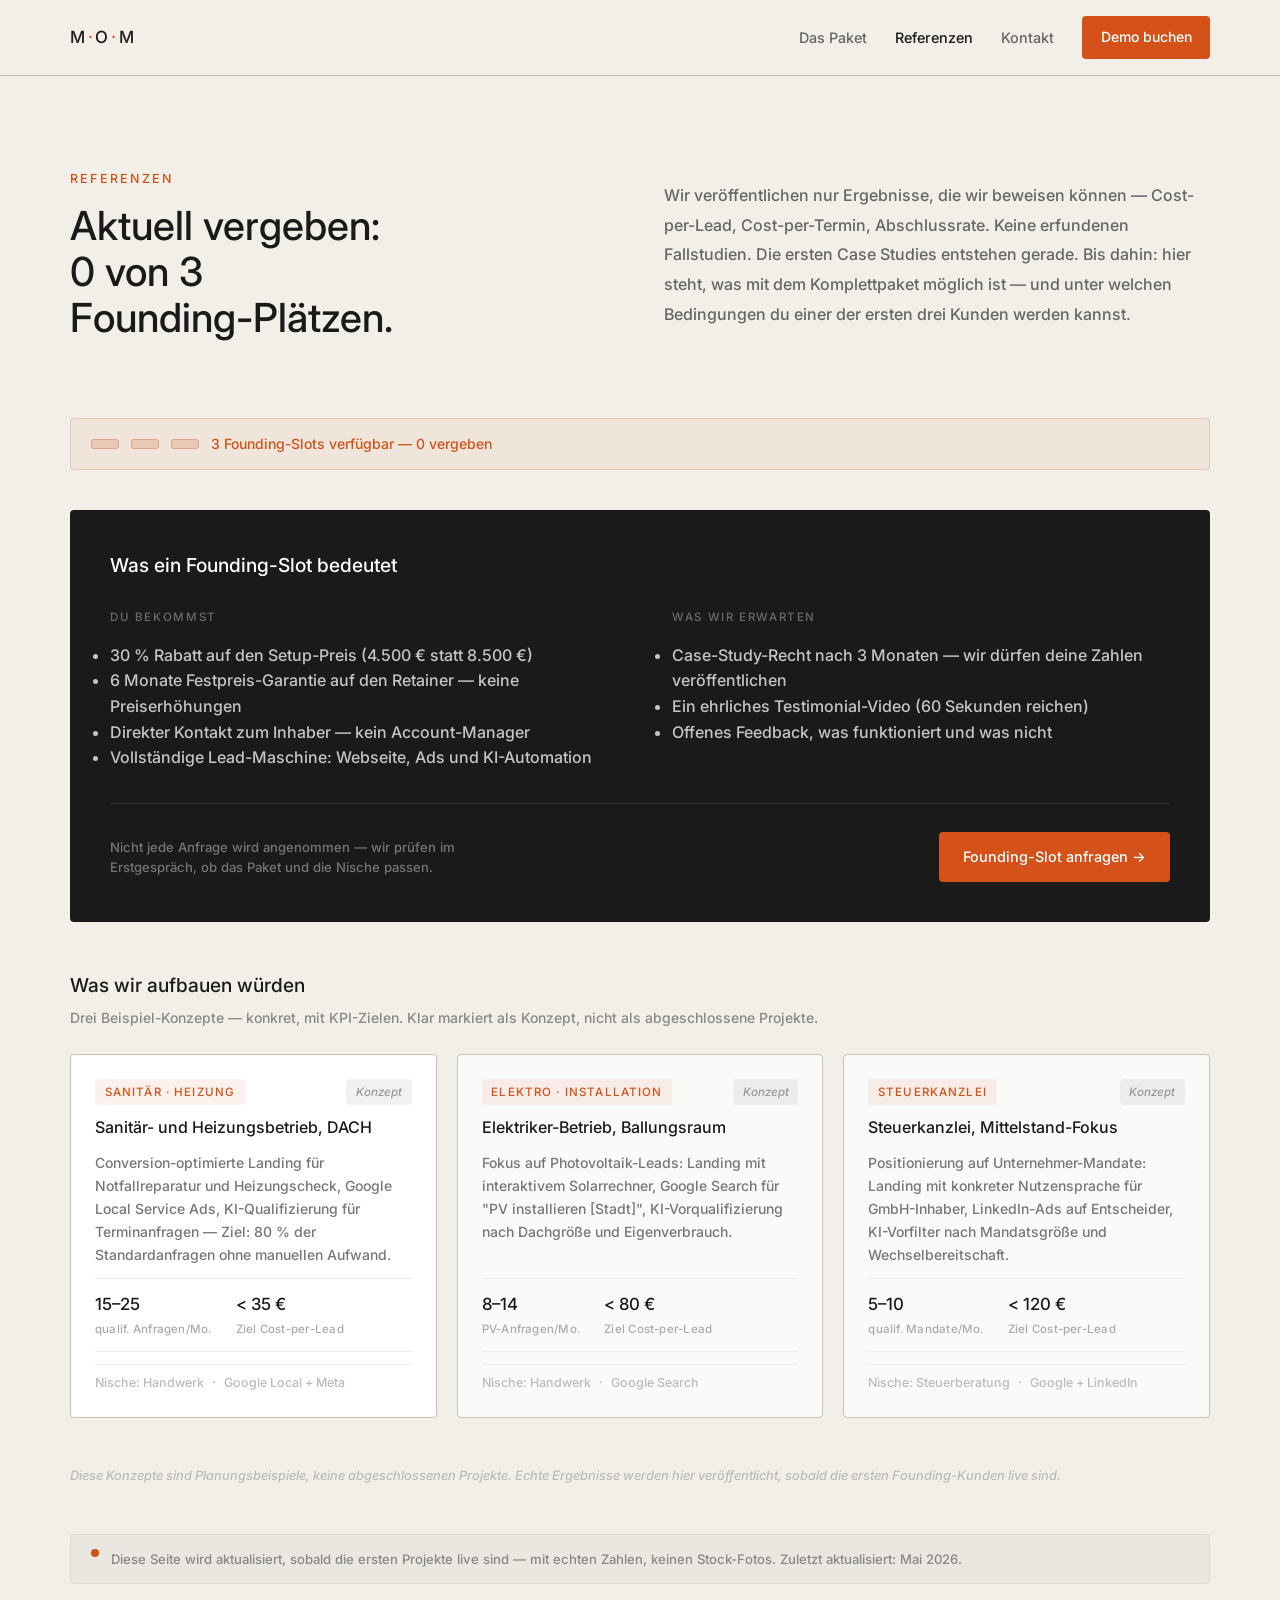
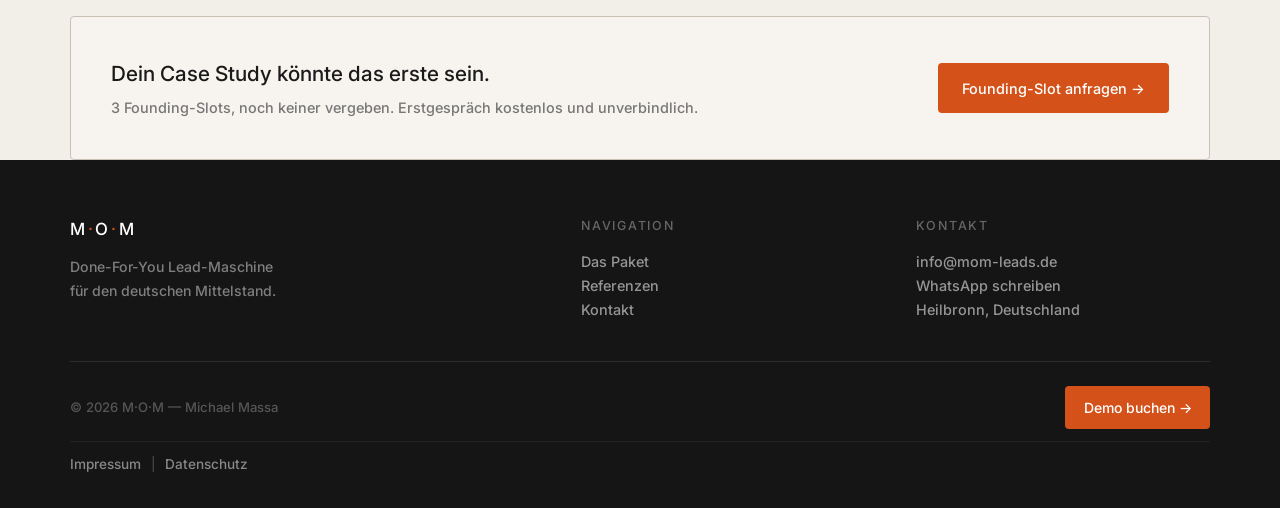
<file: projekte.html>
﻿<!DOCTYPE html>
<html lang="de">
<head>
  <meta charset="UTF-8">
  <meta name="viewport" content="width=device-width, initial-scale=1.0">
  <title>Referenzen – M·O·M Lead-Maschine</title>
  <meta name="description" content="Founding-Slots für die M·O·M Lead-Maschine — drei Plätze für erste Kunden mit 30 % Rabatt, 6 Monate Festpreis-Garantie und direktem Kontakt zum Inhaber.">
  <meta property="og:title" content="Referenzen – M·O·M Lead-Maschine">
  <meta property="og:description" content="Noch 3 Founding-Slots verfügbar. Case Studies folgen — mit echten Zahlen, nicht mit Stock-Fotos.">
  <meta property="og:type" content="website">
  <meta property="og:locale" content="de_DE">
  <link href="https://fonts.googleapis.com/css2?family=Inter:wght@400;500;600;700;800&display=swap" rel="stylesheet">
  <link rel="stylesheet" href="css/main.css">
  <link rel="stylesheet" href="css/projekte.css">
</head>
<body>
  <header>
    <div class="container nav-inner">
      <a href="index.html" class="brand">M<span class="dot">·</span>O<span class="dot">·</span>M</a>
      <nav class="nav-links" aria-label="Hauptnavigation">
        <a href="leistungen.html">Das Paket</a>
        <a href="projekte.html">Referenzen</a>
        <a href="kontakt.html">Kontakt</a>
        <a href="https://cal.eu/mom-leads/demo" class="nav-button" target="_blank" rel="noopener noreferrer">Demo buchen</a>
      </nav>
      <button class="hamburger" aria-label="Menü öffnen" aria-expanded="false">
        <span></span><span></span><span></span>
      </button>
    </div>
  </header>

  <main class="container">

    <!-- Hero -->
    <section class="page-hero fade-up visible" aria-label="Referenzen">
      <div>
        <p class="eyebrow">Referenzen</p>
        <h1>Aktuell vergeben:<br>0 von 3<br>Founding-Plätzen.</h1>
      </div>
      <div>
        <p class="page-copy">Wir veröffentlichen nur Ergebnisse, die wir beweisen können — Cost-per-Lead, Cost-per-Termin, Abschlussrate. Keine erfundenen Fallstudien. Die ersten Case Studies entstehen gerade. Bis dahin: hier steht, was mit dem Komplettpaket möglich ist — und unter welchen Bedingungen du einer der ersten drei Kunden werden kannst.</p>
      </div>
    </section>

    <!-- Slots Counter -->
    <div class="slots-counter fade-up" role="status" aria-label="Founding-Slot-Verfügbarkeit">
      <div class="slot slot--open" aria-label="Slot 1: verfügbar"></div>
      <div class="slot slot--open" aria-label="Slot 2: verfügbar"></div>
      <div class="slot slot--open" aria-label="Slot 3: verfügbar"></div>
      <p>3 Founding-Slots verfügbar — 0 vergeben</p>
    </div>

    <!-- Founding Offer -->
    <section class="founding-offer fade-up" aria-labelledby="founding-title">
      <h2 id="founding-title">Was ein Founding-Slot bedeutet</h2>
      <div class="founding-offer-grid">
        <div class="founding-offer-col">
          <p class="founding-col-label">Du bekommst</p>
          <ul class="feature-list feature-list--light">
            <li>30 % Rabatt auf den Setup-Preis (4.500 € statt 8.500 €)</li>
            <li>6 Monate Festpreis-Garantie auf den Retainer — keine Preiserhöhungen</li>
            <li>Direkter Kontakt zum Inhaber — kein Account-Manager</li>
            <li>Vollständige Lead-Maschine: Webseite, Ads und KI-Automation</li>
          </ul>
        </div>
        <div class="founding-offer-divider" aria-hidden="true"></div>
        <div class="founding-offer-col">
          <p class="founding-col-label">Was wir erwarten</p>
          <ul class="feature-list feature-list--light">
            <li>Case-Study-Recht nach 3 Monaten — wir dürfen deine Zahlen veröffentlichen</li>
            <li>Ein ehrliches Testimonial-Video (60 Sekunden reichen)</li>
            <li>Offenes Feedback, was funktioniert und was nicht</li>
          </ul>
        </div>
      </div>
      <div class="founding-offer-footer">
        <p>Nicht jede Anfrage wird angenommen — wir prüfen im Erstgespräch, ob das Paket und die Nische passen.</p>
        <a href="https://cal.eu/mom-leads/demo" class="founding-offer-btn" target="_blank" rel="noopener noreferrer">Founding-Slot anfragen →</a>
      </div>
    </section>

    <!-- Example Concepts -->
    <section class="concepts-section fade-up" aria-labelledby="concepts-title">
      <div class="concepts-header">
        <h2 id="concepts-title">Was wir aufbauen würden</h2>
        <p>Drei Beispiel-Konzepte — konkret, mit KPI-Zielen. Klar markiert als Konzept, nicht als abgeschlossene Projekte.</p>
      </div>

      <div class="project-grid">

        <article class="project-card">
          <div class="project-card-header">
            <span class="project-tag">Sanitär · Heizung</span>
            <span class="project-status project-status--concept">Konzept</span>
          </div>
          <h3>Sanitär- und Heizungsbetrieb, DACH</h3>
          <p>Conversion-optimierte Landing für Notfallreparatur und Heizungscheck, Google Local Service Ads, KI-Qualifizierung für Terminanfragen — Ziel: 80 % der Standardanfragen ohne manuellen Aufwand.</p>
          <div class="concept-kpis">
            <div class="concept-kpi">
              <span class="concept-kpi-value">15–25</span>
              <span class="concept-kpi-label">qualif. Anfragen/Mo.</span>
            </div>
            <div class="concept-kpi">
              <span class="concept-kpi-value">&lt; 35 €</span>
              <span class="concept-kpi-label">Ziel Cost-per-Lead</span>
            </div>
          </div>
          <div class="project-meta">
            <span>Nische: Handwerk</span>
            <span>·</span>
            <span>Google Local + Meta</span>
          </div>
        </article>

        <article class="project-card project-card--planned">
          <div class="project-card-header">
            <span class="project-tag">Elektro · Installation</span>
            <span class="project-status project-status--concept">Konzept</span>
          </div>
          <h3>Elektriker-Betrieb, Ballungsraum</h3>
          <p>Fokus auf Photovoltaik-Leads: Landing mit interaktivem Solarrechner, Google Search für "PV installieren [Stadt]", KI-Vorqualifizierung nach Dachgröße und Eigenverbrauch.</p>
          <div class="concept-kpis">
            <div class="concept-kpi">
              <span class="concept-kpi-value">8–14</span>
              <span class="concept-kpi-label">PV-Anfragen/Mo.</span>
            </div>
            <div class="concept-kpi">
              <span class="concept-kpi-value">&lt; 80 €</span>
              <span class="concept-kpi-label">Ziel Cost-per-Lead</span>
            </div>
          </div>
          <div class="project-meta">
            <span>Nische: Handwerk</span>
            <span>·</span>
            <span>Google Search</span>
          </div>
        </article>

        <article class="project-card project-card--planned">
          <div class="project-card-header">
            <span class="project-tag">Steuerkanzlei</span>
            <span class="project-status project-status--concept">Konzept</span>
          </div>
          <h3>Steuerkanzlei, Mittelstand-Fokus</h3>
          <p>Positionierung auf Unternehmer-Mandate: Landing mit konkreter Nutzensprache für GmbH-Inhaber, LinkedIn-Ads auf Entscheider, KI-Vorfilter nach Mandatsgröße und Wechselbereitschaft.</p>
          <div class="concept-kpis">
            <div class="concept-kpi">
              <span class="concept-kpi-value">5–10</span>
              <span class="concept-kpi-label">qualif. Mandate/Mo.</span>
            </div>
            <div class="concept-kpi">
              <span class="concept-kpi-value">&lt; 120 €</span>
              <span class="concept-kpi-label">Ziel Cost-per-Lead</span>
            </div>
          </div>
          <div class="project-meta">
            <span>Nische: Steuerberatung</span>
            <span>·</span>
            <span>Google + LinkedIn</span>
          </div>
        </article>

      </div>
      <p class="concepts-disclaimer">Diese Konzepte sind Planungsbeispiele, keine abgeschlossenen Projekte. Echte Ergebnisse werden hier veröffentlicht, sobald die ersten Founding-Kunden live sind.</p>
    </section>

    <!-- Update Notice -->
    <div class="update-notice fade-up">
      <span class="status-dot" aria-hidden="true"></span>
      <p>Diese Seite wird aktualisiert, sobald die ersten Projekte live sind — mit echten Zahlen, keinen Stock-Fotos. Zuletzt aktualisiert: Mai 2026.</p>
    </div>

    <!-- CTA -->
    <section class="projects-cta fade-up" aria-label="Founding-Slot anfragen">
      <div class="projects-cta-inner">
        <div>
          <h2>Dein Case Study könnte das erste sein.</h2>
          <p>3 Founding-Slots, noch keiner vergeben. Erstgespräch kostenlos und unverbindlich.</p>
        </div>
        <a href="https://cal.eu/mom-leads/demo" class="projects-cta-btn" target="_blank" rel="noopener noreferrer">Founding-Slot anfragen →</a>
      </div>
    </section>

  </main>

  <footer class="site-footer fade-up">
    <div class="container">
      <div class="footer-grid">
        <div class="footer-brand">
          <a href="index.html" class="brand">M<span class="dot">·</span>O<span class="dot">·</span>M</a>
          <p>Done-For-You Lead-Maschine<br>für den deutschen Mittelstand.</p>
        </div>
        <div class="footer-col">
          <h4>Navigation</h4>
          <a href="leistungen.html">Das Paket</a>
          <a href="projekte.html">Referenzen</a>
          <a href="kontakt.html">Kontakt</a>
        </div>
        <div class="footer-col">
          <h4>Kontakt</h4>
          <a href="mailto:info@mom-leads.de">info@mom-leads.de</a>
          <!-- TODO: WhatsApp-Nummer vor Go-Live einsetzen (Format: 4917XXXXXXXXX) -->
          <a href="https://wa.me/TODO" target="_blank" rel="noopener noreferrer" data-todo="wa-nummer">WhatsApp schreiben</a>
          <p>Heilbronn, Deutschland</p>
        </div>
      </div>
      <div class="footer-bottom">
        <p>© 2026 M·O·M — Michael Massa</p>
        <a href="https://cal.eu/mom-leads/demo" class="footer-cta" target="_blank" rel="noopener noreferrer">Demo buchen →</a>
      </div>
      <div class="footer-legal">
        <a href="impressum.html">Impressum</a>
        <span>|</span>
        <a href="datenschutz.html">Datenschutz</a>
      </div>
    </div>
  </footer>

  <script src="js/main.js"></script>
</body>
</html>
</file>
<file: css/main.css>
:root {
  color-scheme: light;
  font-family: 'Inter', system-ui, -apple-system, sans-serif;
  font-weight: 500;
  color: #1A1A1A;
  background: #F2EEE8;
}

*, *::before, *::after {
  box-sizing: border-box;
  margin: 0;
  padding: 0;
}

html {
  scroll-behavior: smooth;
}

body {
  color: #1A1A1A;
  line-height: 1.6;
  background: #F2EEE8;
  min-height: 100vh;
  display: flex;
  flex-direction: column;
}

main {
  flex: 1;
}

a {
  color: inherit;
  text-decoration: none;
}

button {
  font-family: inherit;
  font-weight: 500;
  border: none;
  outline: none;
  cursor: pointer;
}

input, textarea, select {
  font-family: inherit;
  font-weight: 500;
}

.container {
  width: min(1140px, calc(100% - 3rem));
  margin: 0 auto;
}

/* ── Navigation ─────────────────────────────────────── */

header {
  position: sticky;
  top: 0;
  z-index: 100;
  background: #F2EEE8;
  border-bottom: 0.5px solid #C8C0B4;
  transition: backdrop-filter 0.35s ease, background 0.35s ease;
}

header.scrolled {
  backdrop-filter: blur(14px);
  -webkit-backdrop-filter: blur(14px);
  background: rgba(242, 238, 232, 0.96);
}

.nav-inner {
  display: flex;
  align-items: center;
  justify-content: space-between;
  gap: 1rem;
  padding: 1rem 0;
}

.brand {
  font-size: 1.05rem;
  font-weight: 500;
  letter-spacing: 0.16em;
  display: inline-flex;
  align-items: center;
  color: #1E1E1E;
  text-decoration: none;
  transition: color 0.35s ease;
}

.brand .dot {
  color: #D4521A;
}

.nav-links {
  display: flex;
  align-items: center;
  gap: 1.75rem;
}

.nav-links a {
  color: #666;
  font-size: 0.9rem;
  font-weight: 500;
  transition: color 0.2s ease;
}

.nav-links a:hover {
  color: #1A1A1A;
}

.nav-links a.active {
  color: #1A1A1A;
}

.nav-button {
  background: #D4521A !important;
  color: #ffffff !important;
  border-radius: 4px !important;
  padding: 0.65rem 1.15rem !important;
  font-size: 0.875rem !important;
  font-weight: 500 !important;
  display: inline-block !important;
  transition: opacity 0.2s ease !important;
}

.nav-button:hover {
  opacity: 0.85 !important;
  color: #ffffff !important;
}

/* Hamburger */
.hamburger {
  display: none;
  flex-direction: column;
  gap: 5px;
  cursor: pointer;
  padding: 4px;
  background: none;
  border: none;
}

.hamburger span {
  display: block;
  width: 22px;
  height: 1.5px;
  background: #1E1E1E;
  border-radius: 2px;
  transition: background 0.35s ease;
}

/* ── Fade-up animation ──────────────────────────────── */

.fade-up {
  opacity: 0;
  transform: translateY(18px);
  transition: opacity 0.65s ease, transform 0.65s ease;
}

.fade-up.visible {
  opacity: 1;
  transform: translateY(0);
}

/* ── Shared page hero ───────────────────────────────── */

.page-hero {
  display: grid;
  grid-template-columns: 1fr 1fr;
  gap: 3rem;
  align-items: center;
  min-height: 38vh;
  padding: 4rem 0 3rem;
}

.page-hero h1 {
  margin: 0;
  font-size: 40px;
  font-weight: 500;
  line-height: 1.15;
}

.eyebrow {
  text-transform: uppercase;
  letter-spacing: 0.18em;
  color: #D4521A;
  margin: 0 0 0.9rem;
  font-size: 0.78rem;
  font-weight: 500;
}

.page-copy {
  color: #666;
  font-size: 1rem;
  line-height: 1.85;
  margin: 0;
}

/* ── Footer ─────────────────────────────────────────── */

.site-footer {
  background: #151515;
  border-top: none;
  padding: 3.5rem 0 2rem;
  margin-top: 0;
}

.footer-grid {
  display: grid;
  grid-template-columns: 1.6fr 1fr 1fr;
  gap: 2.5rem;
  padding-bottom: 2.5rem;
  border-bottom: 0.5px solid rgba(255, 255, 255, 0.1);
  margin-bottom: 1.5rem;
}

.footer-brand {
  display: flex;
  flex-direction: column;
  gap: 0.75rem;
}

.footer-brand .brand {
  color: #ffffff;
}

.footer-brand p {
  color: rgba(255, 255, 255, 0.45);
  font-size: 0.88rem;
  line-height: 1.7;
}

.footer-col h4 {
  font-size: 0.78rem;
  font-weight: 500;
  text-transform: uppercase;
  letter-spacing: 0.14em;
  color: rgba(255, 255, 255, 0.35);
  margin-bottom: 0.85rem;
}

.footer-col a,
.footer-col p {
  display: block;
  color: rgba(255, 255, 255, 0.55);
  font-size: 0.9rem;
  line-height: 1.65;
  transition: color 0.2s ease;
}

.footer-col a:hover {
  color: #ffffff;
}

.footer-bottom {
  display: flex;
  align-items: center;
  justify-content: space-between;
  gap: 1rem;
  flex-wrap: wrap;
}

.footer-bottom > p {
  color: rgba(255, 255, 255, 0.28);
  font-size: 0.82rem;
}

.footer-cta {
  background: #D4521A !important;
  color: #ffffff !important;
  border-radius: 4px !important;
  padding: 0.65rem 1.15rem !important;
  font-size: 0.875rem !important;
  font-weight: 500 !important;
  display: inline-block !important;
  transition: opacity 0.2s ease !important;
}

.footer-cta:hover {
  opacity: 0.85 !important;
}

.footer-legal {
  display: flex;
  gap: 0.6rem;
  align-items: center;
  margin-top: 12px;
  padding-top: 0.75rem;
  border-top: 0.5px solid rgba(255, 255, 255, 0.06);
}

.footer-legal a {
  color: #888;
  font-size: 0.85rem;
  text-decoration: none;
  transition: color 0.2s ease;
}

.footer-legal a:hover {
  color: #D4521A;
}

.footer-legal span {
  color: rgba(255, 255, 255, 0.2);
  font-size: 0.85rem;
}

/* ── Mobile ─────────────────────────────────────────── */

@media (max-width: 768px) {
  /* Logo und Hamburger müssen über dem Nav-Overlay liegen.
     Das Overlay hat z-index: 99 im Header-Stacking-Context;
     Logo und Hamburger brauchen deshalb z-index > 99. */
  .brand {
    position: relative;
    z-index: 101;
  }

  .hamburger {
    display: flex;
    position: relative;
    z-index: 101;
  }

  .hamburger span {
    transition: background 0.25s ease, transform 0.25s ease, opacity 0.15s ease;
  }

  /* X-Icon wenn Menü offen */
  .hamburger.open span:nth-child(1) {
    transform: translateY(6.5px) rotate(45deg);
  }

  .hamburger.open span:nth-child(2) {
    opacity: 0;
  }

  .hamburger.open span:nth-child(3) {
    transform: translateY(-6.5px) rotate(-45deg);
  }

  .nav-links {
    display: none;
    position: fixed;
    top: 0;
    left: 0;
    right: 0;
    bottom: 0;
    background: #151515;
    flex-direction: column;
    align-items: center;
    justify-content: center;
    gap: 1.75rem;
    z-index: 99;
  }

  .nav-links.open {
    display: flex;
  }

  .nav-links a:not(.nav-button) {
    font-size: 1.35rem;
    color: rgba(255, 255, 255, 0.75) !important;
  }

  .nav-links a:not(.nav-button):hover {
    color: #ffffff !important;
  }

  /* Page-Hero: 2-Spalten-Grid → 1 Spalte auf Mobile */
  .page-hero {
    grid-template-columns: 1fr;
    min-height: auto;
    padding: 2rem 0 1.5rem;
    gap: 0.75rem;
  }

  .page-hero h1 {
    font-size: 30px;
  }

  .footer-grid {
    grid-template-columns: 1fr;
    gap: 2rem;
  }
}
</file>
<file: css/index.css>
/* ── Hero ─────────────────────────────────────────────── */

.hero {
  position: relative;
  min-height: 82vh;
  padding: 5rem 0;
  overflow: hidden;
  display: flex;
  align-items: center;
  background: linear-gradient(135deg, #1E2426 0%, #2A2F32 100%);
}

.hero-canvas {
  position: absolute;
  inset: 0;
  width: 100%;
  height: 100%;
  z-index: 0;
  pointer-events: none;
}

.hero-content {
  position: relative;
  z-index: 1;
  display: grid;
  grid-template-columns: 1fr 1fr;
  gap: 4rem;
  align-items: center;
}

.hero h1 {
  margin: 0;
  font-size: 76px;
  font-weight: 500;
  line-height: 1.05;
  letter-spacing: -0.01em;
  color: #ffffff;
}

.hero h1 .accent {
  color: #D4521A;
}

.hero-right {
  display: flex;
  flex-direction: column;
  gap: 0;
}

.hero-visual {
  margin-top: 2.5rem;
}

@media (max-width: 960px) {
  .hero-visual {
    display: none;
  }
}

.hero-copy {
  color: rgba(255, 255, 255, 0.55);
  font-size: 1rem;
  line-height: 1.85;
  max-width: 260px;
  margin: 0 0 2rem;
}

.hero-action {
  background: #D4521A !important;
  color: #ffffff !important;
  border-radius: 4px !important;
  padding: 0.95rem 1.6rem !important;
  font-size: 0.95rem !important;
  font-weight: 500 !important;
  display: inline-block !important;
  align-self: flex-start !important;
  transition: opacity 0.2s ease !important;
}

.hero-action:hover {
  opacity: 0.85 !important;
}

/* ── Ticker / Marquee ─────────────────────────────────── */

.ticker-wrap {
  background: #D4521A;
  overflow: hidden;
  padding: 0.75rem 0;
}

.ticker-track {
  display: flex;
  gap: 1.5rem;
  animation: ticker-scroll 28s linear infinite;
}

.ticker-track span {
  font-size: 0.8rem;
  font-weight: 600;
  letter-spacing: 0.04em;
  color: #ffffff;
  white-space: nowrap;
}

.ticker-label {
  text-transform: uppercase;
  letter-spacing: 0.16em !important;
  font-size: 0.72rem !important;
  color: rgba(255, 255, 255, 0.7) !important;
}

.ticker-sep {
  color: rgba(255, 255, 255, 0.5) !important;
  font-size: 0.7rem !important;
}

@keyframes ticker-scroll {
  from { transform: translateX(0); }
  to   { transform: translateX(-50%); }
}

/* ── Stats ────────────────────────────────────────────── */

.stats {
  border-top: none;
  border-bottom: 0.5px solid #DDD7CF;
  margin: 0 0 3.5rem;
  background: #F2EEE8;
  padding-top: 3.5rem;
}

.stats-inner {
  display: grid;
  grid-template-columns: repeat(3, 1fr);
}

.stat {
  padding: 1.75rem 1.5rem;
  display: flex;
  flex-direction: column;
  gap: 0.4rem;
}

.stat:not(:last-child) {
  border-right: 0.5px solid #DDD7CF;
}

.stat-value {
  font-size: 2.1rem;
  font-weight: 500;
  margin: 0;
  color: #1A1A1A;
}

.stat-value .accent {
  color: #D4521A;
}

.stat-label {
  font-size: 0.82rem;
  color: #888;
  margin: 0;
}

/* ── Services ─────────────────────────────────────────── */

.services {
  margin: 0 0 4rem;
}

.services-header {
  display: flex;
  align-items: baseline;
  justify-content: space-between;
  margin-bottom: 1.5rem;
  gap: 2rem;
}

.services-header h2 {
  font-size: 1.5rem;
  font-weight: 500;
  color: #1A1A1A;
}

.services-header p {
  color: #888;
  font-size: 0.9rem;
  max-width: 320px;
  text-align: right;
}

.services-list {
  border-top: 0.5px solid #DDD7CF;
}

.service-item {
  display: grid;
  grid-template-columns: 2.5rem 1fr 1.5rem;
  gap: 1.25rem;
  align-items: center;
  padding: 1.5rem 0;
  color: inherit;
  border-bottom: 0.5px solid #DDD7CF;
  transition: background 0.2s ease, transform 0.2s ease;
  cursor: pointer;
}

.service-item:last-child {
  border-bottom: none;
}

.service-item:hover {
  background: rgba(212, 82, 26, 0.04);
  transform: translateX(5px);
}

.service-item:hover .service-arrow {
  color: #D4521A;
}

.service-index {
  font-size: 0.82rem;
  color: #D4521A;
  font-weight: 500;
  padding-top: 2px;
}

.service-content {
  display: flex;
  flex-direction: column;
  gap: 0.2rem;
}

.service-title {
  font-size: 1.15rem;
  font-weight: 500;
  color: #1A1A1A;
  line-height: 1.3;
}

.service-desc {
  font-size: 0.875rem;
  color: #999;
  line-height: 1.5;
}

.service-arrow {
  font-size: 1rem;
  color: #bbb;
  transition: color 0.2s ease;
}

/* ── Lower Grid ───────────────────────────────────────── */

.lower-grid {
  display: grid;
  grid-template-columns: 1fr 1fr;
  margin: 0 0 0;
}

.about-block {
  padding: 3rem;
  background: #1E1E1E;
  border: none;
  border-radius: 4px 0 0 4px;
  display: flex;
  flex-direction: column;
  gap: 1.25rem;
}

.about-block h2 {
  font-size: 1.7rem;
  font-weight: 500;
  line-height: 1.2;
  margin: 0;
  color: #ffffff;
}

.about-block p {
  color: rgba(255, 255, 255, 0.55);
  line-height: 1.8;
  font-size: 0.95rem;
  margin: 0;
}

.about-button {
  background: #D4521A !important;
  color: #ffffff !important;
  border-radius: 999px !important;
  padding: 0.85rem 1.6rem !important;
  font-size: 0.9rem !important;
  font-weight: 500 !important;
  display: inline-block !important;
  align-self: flex-start;
  transition: opacity 0.2s ease !important;
}

.about-button:hover {
  opacity: 0.85 !important;
  color: #ffffff !important;
}

.cta-panel {
  background: #D4521A;
  color: #ffffff;
  padding: 3rem;
  border-radius: 0 4px 4px 0;
  display: flex;
  flex-direction: column;
  gap: 1rem;
}

.cta-eyebrow {
  text-transform: uppercase;
  letter-spacing: 0.16em;
  font-size: 0.72rem;
  color: rgba(255, 255, 255, 0.65);
  margin: 0;
}

.cta-panel h2 {
  font-size: 1.7rem;
  font-weight: 500;
  line-height: 1.2;
  margin: 0;
  color: #ffffff;
}

.cta-panel p {
  color: rgba(255, 255, 255, 0.85);
  line-height: 1.8;
  font-size: 0.95rem;
  margin: 0;
}

.cta-button {
  background: #ffffff !important;
  color: #D4521A !important;
  border-radius: 999px !important;
  padding: 0.85rem 1.6rem !important;
  font-size: 0.9rem !important;
  font-weight: 500 !important;
  display: inline-block !important;
  align-self: flex-start;
  transition: opacity 0.2s ease !important;
  margin-top: 0.5rem;
}

.cta-button:hover {
  opacity: 0.9 !important;
  color: #D4521A !important;
}

/* ── Responsive ───────────────────────────────────────── */

@media (max-width: 960px) {
  .hero-content {
    grid-template-columns: 1fr;
    gap: 2.5rem;
  }

  .hero h1 {
    font-size: 52px;
  }

  .hero-copy {
    max-width: 100%;
  }

  .lower-grid {
    grid-template-columns: 1fr;
  }

  .about-block {
    border-radius: 4px 4px 0 0;
  }

  .cta-panel {
    border-radius: 0 0 4px 4px;
  }

  .stats-inner {
    grid-template-columns: 1fr;
  }

  .stat:not(:last-child) {
    border-right: none;
    border-bottom: 0.5px solid #DDD7CF;
  }
}

@media (max-width: 620px) {
  .hero {
    min-height: auto;
    padding: 3rem 0 2.5rem;
  }

  .hero h1 {
    font-size: 38px;
  }

  .services-header {
    flex-direction: column;
    gap: 0.5rem;
  }

  .services-header p {
    text-align: left;
    max-width: 100%;
  }
}

@media (max-width: 420px) {
  .hero h1 {
    font-size: 32px;
  }

  .about-block,
  .cta-panel {
    padding: 2rem 1.5rem;
  }
}
</file>
<file: css/kontakt.css>
/* ── Contact Layout ───────────────────────────────────── */

.contact-layout {
  display: grid;
  grid-template-columns: 1fr 280px;
  gap: 2.5rem;
  align-items: flex-start;
  margin-bottom: 0;
}

/* ── Form Wrap ────────────────────────────────────────── */

.contact-form-wrap {
  display: flex;
  flex-direction: column;
  gap: 1rem;
}

.contact-form {
  border: 0.5px solid #C8C0B4;
  border-radius: 4px;
  background: #ffffff;
  padding: 2rem;
}

.contact-form form {
  display: flex;
  flex-direction: column;
  gap: 1.1rem;
}

.form-row {
  display: grid;
  grid-template-columns: 1fr 1fr;
  gap: 1rem;
}

label {
  display: flex;
  flex-direction: column;
  gap: 0.45rem;
}

.label-text {
  color: #555;
  font-size: 0.82rem;
  font-weight: 500;
  text-transform: uppercase;
  letter-spacing: 0.08em;
}

.required {
  color: #D4521A;
}

.label-full {
  display: flex;
  flex-direction: column;
  gap: 0.45rem;
}

.contact-form input,
.contact-form textarea,
.contact-form select {
  width: 100%;
  border: 0.5px solid #C8C0B4;
  border-radius: 4px;
  padding: 0.85rem 1rem;
  font-size: 0.95rem;
  color: #1A1A1A;
  background: #FAFAF8;
  transition: border-color 0.2s ease, background 0.2s ease;
  appearance: none;
  -webkit-appearance: none;
}

.contact-form input:focus,
.contact-form textarea:focus,
.contact-form select:focus {
  outline: none;
  border-color: #D4521A;
  background: #ffffff;
}

.contact-form input::placeholder,
.contact-form textarea::placeholder {
  color: #bbb;
}

.contact-form select {
  background-image: url("data:image/svg+xml,%3Csvg xmlns='http://www.w3.org/2000/svg' width='12' height='8' viewBox='0 0 12 8'%3E%3Cpath d='M1 1l5 5 5-5' stroke='%23888' stroke-width='1.5' fill='none' stroke-linecap='round'/%3E%3C/svg%3E");
  background-repeat: no-repeat;
  background-position: right 1rem center;
  padding-right: 2.5rem;
  cursor: pointer;
}

.contact-form textarea {
  resize: vertical;
  min-height: 120px;
}

/* ── Form Actions ─────────────────────────────────────── */

.form-actions {
  display: flex;
  align-items: center;
  gap: 1.25rem;
  flex-wrap: wrap;
  margin-top: 0.25rem;
}

.submit-btn {
  background: #D4521A !important;
  color: #ffffff !important;
  border-radius: 4px !important;
  padding: 0.9rem 2rem !important;
  font-size: 0.95rem !important;
  font-weight: 500 !important;
  transition: opacity 0.2s ease !important;
}

.submit-btn:hover {
  opacity: 0.85 !important;
}

.submit-btn:disabled {
  opacity: 0.55 !important;
  cursor: not-allowed !important;
}

.form-note {
  color: #bbb;
  font-size: 0.8rem;
  margin: 0;
  line-height: 1.5;
}

/* ── Form Status ──────────────────────────────────────── */

.form-status {
  padding: 0.85rem 1rem;
  border-radius: 4px;
  font-size: 0.9rem;
  margin-bottom: 0.25rem;
  line-height: 1.5;
}

.form-status--success {
  background: rgba(34, 139, 34, 0.08);
  color: #1e6b1e;
  border: 0.5px solid rgba(34, 139, 34, 0.2);
}

.form-status--error {
  background: rgba(212, 82, 26, 0.08);
  color: #b33c12;
  border: 0.5px solid rgba(212, 82, 26, 0.2);
}

/* ── Consent Checkbox ─────────────────────────────────── */

.consent-label {
  display: flex !important;
  flex-direction: row !important;
  align-items: flex-start;
  gap: 0.75rem;
  cursor: pointer;
}

.consent-label input[type="checkbox"] {
  width: 18px;
  height: 18px;
  min-width: 18px;
  border: 0.5px solid #C8C0B4;
  border-radius: 3px;
  background: #FAFAF8;
  margin-top: 0.1rem;
  cursor: pointer;
  appearance: none;
  -webkit-appearance: none;
  transition: background 0.2s ease, border-color 0.2s ease;
}

.consent-label input[type="checkbox"]:checked {
  background: #D4521A;
  border-color: #D4521A;
  background-image: url("data:image/svg+xml,%3Csvg xmlns='http://www.w3.org/2000/svg' width='11' height='8' viewBox='0 0 11 8'%3E%3Cpath d='M1 3.5L4 6.5L10 1' stroke='white' stroke-width='1.5' fill='none' stroke-linecap='round' stroke-linejoin='round'/%3E%3C/svg%3E");
  background-repeat: no-repeat;
  background-position: center;
}

.consent-label input[type="checkbox"]:focus-visible {
  outline: 2px solid rgba(212, 82, 26, 0.35);
  outline-offset: 2px;
}

.consent-text {
  font-size: 0.82rem;
  color: #888;
  line-height: 1.55;
}

.consent-text a {
  color: #D4521A;
  text-decoration: underline;
  text-underline-offset: 2px;
}

/* ── WhatsApp Alternative ─────────────────────────────── */

.wa-alternative {
  display: flex;
  align-items: center;
  gap: 1rem;
  padding: 1rem 1.25rem;
  border: 0.5px solid #C8C0B4;
  border-radius: 4px;
  background: #ffffff;
  flex-wrap: wrap;
}

.wa-alternative p {
  color: #888;
  font-size: 0.875rem;
  margin: 0;
}

.wa-btn {
  display: inline-flex !important;
  align-items: center;
  gap: 0.5rem;
  background: #25D366 !important;
  color: #ffffff !important;
  border-radius: 4px !important;
  padding: 0.6rem 1.1rem !important;
  font-size: 0.875rem !important;
  font-weight: 500 !important;
  transition: opacity 0.2s ease !important;
  margin-left: auto;
}

.wa-btn:hover {
  opacity: 0.88 !important;
  color: #ffffff !important;
}

/* ── Contact Info Sidebar ─────────────────────────────── */

.contact-info {
  display: flex;
  flex-direction: column;
  gap: 0;
  border: 0.5px solid #C8C0B4;
  border-radius: 4px;
  overflow: hidden;
}

.info-block {
  padding: 1.25rem 1.5rem;
  border-bottom: 0.5px solid #F0EBE4;
}

.info-block:last-child {
  border-bottom: none;
}

.info-block h3 {
  font-size: 0.72rem;
  font-weight: 500;
  text-transform: uppercase;
  letter-spacing: 0.12em;
  color: #bbb;
  margin-bottom: 0.4rem;
}

.info-block p {
  font-size: 0.9rem;
  color: #444;
  margin: 0;
  line-height: 1.5;
}

.info-link {
  display: block;
  font-size: 0.9rem;
  color: #D4521A;
  transition: opacity 0.2s ease;
  margin-bottom: 0.25rem;
}

.info-link:hover {
  opacity: 0.75;
  color: #D4521A;
}

.info-hint {
  color: #aaa !important;
  font-size: 0.8rem !important;
  margin-top: 0.2rem !important;
}

.info-block--highlight {
  background: #F7F4EF;
}

.info-block--highlight p {
  font-size: 0.85rem;
  color: #666;
  line-height: 1.7;
}

/* ── Responsive ───────────────────────────────────────── */

@media (max-width: 900px) {
  .contact-layout {
    grid-template-columns: 1fr;
  }

  .contact-info {
    order: -1;
  }

  .info-block {
    display: grid;
    grid-template-columns: 120px 1fr;
    align-items: baseline;
    gap: 0.5rem;
  }

  .info-block h3 {
    margin-bottom: 0;
  }
}

@media (max-width: 600px) {
  .form-row {
    grid-template-columns: 1fr;
  }

  .wa-btn {
    margin-left: 0;
    width: 100%;
    justify-content: center !important;
  }

  .contact-form {
    padding: 1.5rem;
  }

  .info-block {
    grid-template-columns: 1fr;
  }
}
</file>
<file: css/leistungen.css>
/* ── Service Card ─────────────────────────────────────── */

.service-card {
  border: 0.5px solid #C8C0B4;
  border-radius: 4px;
  background: #ffffff;
  margin-bottom: 1.75rem;
  overflow: hidden;
}

.service-card-header {
  display: grid;
  grid-template-columns: auto 1fr auto;
  gap: 1.25rem;
  align-items: flex-start;
  padding: 2rem 2rem 1.5rem;
  border-bottom: 0.5px solid #F0EBE4;
}

.service-card-num {
  font-size: 0.78rem;
  font-weight: 500;
  color: #D4521A;
  padding-top: 0.35rem;
  letter-spacing: 0.04em;
}

.service-card-header h2 {
  margin: 0 0 0.4rem;
  font-size: 1.45rem;
  font-weight: 500;
}

.service-card-sub {
  color: #888;
  font-size: 0.9rem;
  line-height: 1.6;
  margin: 0;
}

.service-badge {
  background: rgba(212, 82, 26, 0.1);
  color: #D4521A;
  border-radius: 4px;
  padding: 0.3rem 0.75rem;
  font-size: 0.78rem;
  font-weight: 500;
  white-space: nowrap;
  align-self: flex-start;
  margin-top: 0.25rem;
}

.service-badge--dark {
  background: rgba(26, 26, 26, 0.07);
  color: #1A1A1A;
}

/* ── Card Body ────────────────────────────────────────── */

.service-card-body {
  display: grid;
  grid-template-columns: 1fr 1fr;
  gap: 0;
}

.service-col {
  padding: 1.75rem 2rem;
}

.service-col:first-child {
  border-right: 0.5px solid #F0EBE4;
}

.service-col h3 {
  font-size: 0.78rem;
  font-weight: 500;
  text-transform: uppercase;
  letter-spacing: 0.14em;
  color: #aaa;
  margin: 0 0 1.1rem;
}

/* ── Feature List ─────────────────────────────────────── */

.feature-list {
  list-style: none;
  display: flex;
  flex-direction: column;
  gap: 0.6rem;
}

.feature-list li {
  display: flex;
  align-items: flex-start;
  gap: 0.6rem;
  font-size: 0.9rem;
  color: #444;
  line-height: 1.5;
}

.feature-list li::before {
  content: '✓';
  color: #D4521A;
  font-size: 0.78rem;
  padding-top: 0.15rem;
  flex-shrink: 0;
}

/* ── Process List ─────────────────────────────────────── */

.process-list {
  list-style: none;
  display: flex;
  flex-direction: column;
  gap: 1.1rem;
}

.process-list li {
  display: flex;
  align-items: flex-start;
  gap: 1rem;
}

.process-num {
  width: 24px;
  height: 24px;
  border-radius: 4px;
  background: rgba(212, 82, 26, 0.1);
  color: #D4521A;
  font-size: 0.72rem;
  font-weight: 500;
  display: flex;
  align-items: center;
  justify-content: center;
  flex-shrink: 0;
  margin-top: 0.15rem;
}

.process-list strong {
  display: block;
  font-size: 0.9rem;
  font-weight: 500;
  color: #1A1A1A;
  margin-bottom: 0.2rem;
}

.process-list p {
  font-size: 0.85rem;
  color: #888;
  line-height: 1.5;
  margin: 0;
}

/* ── Usecase Grid ─────────────────────────────────────── */

.usecase-grid {
  display: grid;
  grid-template-columns: 1fr 1fr;
  gap: 0.6rem;
}

.usecase-item {
  display: flex;
  align-items: center;
  gap: 0.5rem;
  font-size: 0.875rem;
  color: #555;
}

.usecase-icon {
  font-size: 0.95rem;
}

/* ── Card Footer ──────────────────────────────────────── */

.service-card-footer {
  display: flex;
  align-items: center;
  gap: 0;
  padding: 1.25rem 2rem;
  background: #FAFAF8;
  border-top: 0.5px solid #F0EBE4;
  flex-wrap: wrap;
  gap: 1rem;
}

.price-block {
  display: flex;
  flex-direction: column;
  gap: 0.2rem;
}

.price-block--note {
  flex: 1;
}

.price-block--note p {
  font-size: 0.82rem;
  color: #aaa;
  margin: 0;
  line-height: 1.5;
}

.price-label {
  font-size: 0.72rem;
  text-transform: uppercase;
  letter-spacing: 0.1em;
  color: #bbb;
  margin: 0;
}

.price-value {
  font-size: 1rem;
  font-weight: 500;
  color: #1A1A1A;
  margin: 0;
}

.price-divider {
  width: 0.5px;
  height: 32px;
  background: #E0D8D0;
  flex-shrink: 0;
}

.service-cta-btn {
  background: #D4521A !important;
  color: #ffffff !important;
  border-radius: 4px !important;
  padding: 0.7rem 1.25rem !important;
  font-size: 0.875rem !important;
  font-weight: 500 !important;
  display: inline-block !important;
  transition: opacity 0.2s ease !important;
  white-space: nowrap;
  margin-left: auto;
}

.service-cta-btn:hover {
  opacity: 0.85 !important;
  color: #ffffff !important;
}

/* ── Package Banner ───────────────────────────────────── */

.package-banner {
  display: flex;
  align-items: center;
  gap: 1rem;
  padding: 1.5rem 2rem;
  border: 0.5px solid #C8C0B4;
  border-radius: 4px;
  background: #ffffff;
  margin-bottom: 2rem;
  flex-wrap: wrap;
}

.package-step {
  display: flex;
  flex-direction: column;
  gap: 0.2rem;
}

.package-num {
  font-size: 0.72rem;
  color: #D4521A;
  font-weight: 500;
  letter-spacing: 0.06em;
}

.package-label {
  font-size: 0.95rem;
  font-weight: 500;
  color: #1A1A1A;
}

.package-plus,
.package-eq {
  font-size: 1.1rem;
  color: #C8C0B4;
  font-weight: 500;
}

.package-eq {
  color: #D4521A;
}

.package-result {
  display: flex;
  flex-direction: column;
  gap: 0.15rem;
  margin-left: 0.25rem;
}

.package-result-title {
  font-size: 1rem;
  font-weight: 500;
  color: #1A1A1A;
}

.package-result-sub {
  font-size: 0.75rem;
  color: #D4521A;
  letter-spacing: 0.04em;
}

/* ── Feature List Muted ───────────────────────────────── */

.feature-list--muted li::before {
  content: '✕';
  color: #C8C0B4;
}

.feature-list--muted li {
  color: #aaa;
}

/* ── Pricing ──────────────────────────────────────────── */

.pricing-section {
  margin: 3.5rem 0 2rem;
}

.pricing-section h2 {
  font-size: 1.3rem;
  font-weight: 500;
  margin-bottom: 1.5rem;
}

.pricing-grid {
  display: grid;
  grid-template-columns: 1fr 1fr;
  gap: 1.25rem;
  margin-bottom: 1rem;
}

.pricing-card {
  border: 0.5px solid #C8C0B4;
  border-radius: 4px;
  background: #ffffff;
  padding: 2rem;
  display: flex;
  flex-direction: column;
  gap: 1.5rem;
}

.pricing-card--accent {
  background: #1A1A1A;
  border-color: #1A1A1A;
}

.pricing-card--accent .feature-list li {
  color: rgba(255,255,255,0.75);
}

.pricing-card--accent .feature-list li::before {
  color: #D4521A;
}

.pricing-card-header {
  display: flex;
  flex-direction: column;
  gap: 0.3rem;
}

.pricing-label {
  font-size: 0.75rem;
  text-transform: uppercase;
  letter-spacing: 0.14em;
  color: #aaa;
  margin: 0;
}

.pricing-card--accent .pricing-label {
  color: rgba(255,255,255,0.4);
}

.pricing-value {
  font-size: 1.5rem;
  font-weight: 500;
  color: #1A1A1A;
  margin: 0;
}

.pricing-card--accent .pricing-value {
  color: #ffffff;
}

.pricing-per {
  font-size: 0.9rem;
  color: #888;
}

.pricing-card--accent .pricing-per {
  color: rgba(255,255,255,0.45);
}

.pricing-note {
  font-size: 0.82rem;
  color: #888;
  line-height: 1.55;
  margin: 0;
}

.pricing-card--accent .pricing-note {
  color: rgba(255,255,255,0.45);
}

.pricing-disclaimer {
  font-size: 0.8rem;
  color: #aaa;
  margin: 0;
  line-height: 1.6;
}

/* ── No Single ────────────────────────────────────────── */

.no-single {
  margin: 2.5rem 0;
}

.no-single-inner {
  border: 0.5px solid #C8C0B4;
  border-radius: 4px;
  background: #ffffff;
  padding: 2rem;
}

.no-single h2 {
  font-size: 1.2rem;
  font-weight: 500;
  margin-bottom: 1.5rem;
}

.no-single-grid {
  display: grid;
  grid-template-columns: repeat(3, 1fr);
  gap: 1.5rem;
}

.no-single-scenario {
  font-size: 0.875rem;
  font-weight: 500;
  color: #1A1A1A;
  margin: 0 0 0.5rem;
  font-style: italic;
}

.no-single-grid p:not(.no-single-scenario) {
  font-size: 0.85rem;
  color: #777;
  line-height: 1.65;
  margin: 0;
}

/* ── Bottom CTA ───────────────────────────────────────── */

.bottom-cta {
  margin: 3.5rem 0 0;
  border: 0.5px solid #C8C0B4;
  border-radius: 4px;
  background: #1A1A1A;
  padding: 3rem 2.5rem;
}

.bottom-cta-inner {
  display: flex;
  align-items: center;
  gap: 2rem;
  flex-wrap: wrap;
}

.bottom-cta h2 {
  font-size: 1.3rem;
  font-weight: 500;
  color: #ffffff;
  margin: 0;
  flex: 1;
  min-width: 220px;
}

.bottom-cta p {
  color: rgba(255, 255, 255, 0.6);
  font-size: 0.9rem;
  margin: 0;
  flex: 1;
  min-width: 180px;
}

.bottom-cta-btn {
  background: #D4521A !important;
  color: #ffffff !important;
  border-radius: 4px !important;
  padding: 0.85rem 1.5rem !important;
  font-size: 0.9rem !important;
  font-weight: 500 !important;
  display: inline-block !important;
  transition: opacity 0.2s ease !important;
  white-space: nowrap;
}

.bottom-cta-btn:hover {
  opacity: 0.85 !important;
  color: #ffffff !important;
}

/* ── Founding Card ────────────────────────────────────── */

.founding-card {
  border: 0.5px solid #C8C0B4;
  border-radius: 4px;
  background: #ffffff;
  overflow: hidden;
}

.founding-card-top {
  padding: 2rem;
  border-bottom: 0.5px solid #F0EBE4;
  display: flex;
  flex-direction: column;
  gap: 1.5rem;
}

.founding-slot-badge {
  display: inline-flex;
  align-items: center;
  gap: 0.6rem;
  background: rgba(212, 82, 26, 0.08);
  border: 0.5px solid rgba(212, 82, 26, 0.2);
  border-radius: 4px;
  padding: 0.4rem 0.9rem;
  font-size: 0.82rem;
  font-weight: 500;
  color: #D4521A;
  width: fit-content;
}

.founding-slot-dot {
  width: 7px;
  height: 7px;
  border-radius: 50%;
  background: #D4521A;
  flex-shrink: 0;
  animation: pulse 2s ease-in-out infinite;
}

@keyframes pulse {
  0%, 100% { opacity: 1; }
  50%       { opacity: 0.35; }
}

.founding-prices {
  display: flex;
  align-items: flex-end;
  gap: 1.5rem;
  flex-wrap: wrap;
}

.founding-main-price {
  display: flex;
  flex-direction: column;
  gap: 0.25rem;
}

.founding-amount {
  font-size: 2rem;
  font-weight: 500;
  color: #1A1A1A;
  margin: 0;
  line-height: 1;
}

.founding-amount-note {
  font-size: 0.95rem;
  font-weight: 500;
  color: #888;
  margin: 0;
  line-height: 1.4;
}

.founding-price-sep {
  font-size: 1.3rem;
  color: #C8C0B4;
  font-weight: 500;
  padding-bottom: 0.2rem;
}

.founding-card-body {
  display: grid;
  grid-template-columns: 1fr 1fr;
}

.founding-col {
  padding: 1.75rem 2rem;
}

.founding-col:first-child {
  border-right: 0.5px solid #F0EBE4;
}

.founding-col h3 {
  font-size: 0.78rem;
  font-weight: 500;
  text-transform: uppercase;
  letter-spacing: 0.14em;
  color: #aaa;
  margin: 0 0 1.1rem;
}

.founding-comparison {
  margin-top: 1.5rem;
  padding-top: 1.25rem;
  border-top: 0.5px solid #F0EBE4;
}

.founding-comparison-label {
  font-size: 0.72rem;
  text-transform: uppercase;
  letter-spacing: 0.1em;
  color: #bbb;
  margin: 0 0 0.2rem;
}

.founding-comparison-price {
  font-size: 0.9rem;
  color: #aaa;
  margin: 0;
  text-decoration: line-through;
  text-decoration-color: #C8C0B4;
}

.founding-card-footer {
  display: flex;
  align-items: center;
  justify-content: space-between;
  gap: 1.5rem;
  padding: 1.25rem 2rem;
  background: #FAFAF8;
  border-top: 0.5px solid #F0EBE4;
  flex-wrap: wrap;
}

.founding-card-footer .pricing-disclaimer {
  flex: 1;
  min-width: 200px;
}

.founding-cta-btn {
  background: #D4521A !important;
  color: #ffffff !important;
  border-radius: 4px !important;
  padding: 0.85rem 1.5rem !important;
  font-size: 0.9rem !important;
  font-weight: 500 !important;
  display: inline-block !important;
  white-space: nowrap;
  transition: opacity 0.2s ease !important;
}

.founding-cta-btn:hover {
  opacity: 0.85 !important;
  color: #ffffff !important;
}

/* ── Responsive ───────────────────────────────────────── */

@media (max-width: 768px) {
  .founding-card-body {
    grid-template-columns: 1fr;
  }

  .founding-col:first-child {
    border-right: none;
    border-bottom: 0.5px solid #F0EBE4;
  }

  .founding-prices {
    gap: 1rem;
  }

  .founding-amount {
    font-size: 1.6rem;
  }

  .founding-card-footer {
    flex-direction: column;
    align-items: flex-start;
  }

  .founding-cta-btn {
    width: 100%;
    text-align: center !important;
  }

  .package-banner {
    gap: 0.75rem;
  }

  .pricing-grid {
    grid-template-columns: 1fr;
  }

  .no-single-grid {
    grid-template-columns: 1fr;
    gap: 1.25rem;
  }

  .service-card-header {
    grid-template-columns: auto 1fr;
    grid-template-rows: auto auto;
    padding: 1.5rem;
  }

  .service-badge {
    grid-column: 2;
    justify-self: flex-start;
  }

  .service-card-body {
    grid-template-columns: 1fr;
  }

  .service-col:first-child {
    border-right: none;
    border-bottom: 0.5px solid #F0EBE4;
    padding-bottom: 1.5rem;
  }

  .service-col {
    padding: 1.5rem;
  }

  .service-card-footer {
    padding: 1.25rem 1.5rem;
  }

  .service-cta-btn {
    margin-left: 0;
    width: 100%;
    text-align: center !important;
  }

  .bottom-cta {
    padding: 2rem 1.5rem;
  }

  .usecase-grid {
    grid-template-columns: 1fr;
  }
}

@media (max-width: 480px) {
  .service-card-header {
    grid-template-columns: 1fr;
  }

  .service-card-num {
    display: none;
  }
}
</file>
<file: css/projekte.css>
/* ── Status Banner ────────────────────────────────────── */

.status-banner {
  display: flex;
  align-items: center;
  gap: 0.75rem;
  padding: 0.85rem 1.25rem;
  background: rgba(212, 82, 26, 0.06);
  border: 0.5px solid rgba(212, 82, 26, 0.2);
  border-radius: 4px;
  margin-bottom: 2.5rem;
}

.status-dot {
  width: 8px;
  height: 8px;
  border-radius: 50%;
  background: #D4521A;
  flex-shrink: 0;
  animation: pulse 2s ease-in-out infinite;
}

@keyframes pulse {
  0%, 100% { opacity: 1; }
  50% { opacity: 0.4; }
}

.status-banner p {
  font-size: 0.875rem;
  color: #D4521A;
  margin: 0;
}

/* ── Project Grid ─────────────────────────────────────── */

.project-grid {
  display: grid;
  grid-template-columns: repeat(3, 1fr);
  gap: 1.25rem;
  margin-bottom: 3rem;
}

.project-card {
  border: 0.5px solid #C8C0B4;
  border-radius: 4px;
  background: #ffffff;
  padding: 1.5rem;
  display: flex;
  flex-direction: column;
  gap: 0.75rem;
  transition: transform 0.2s ease, box-shadow 0.2s ease;
}

.project-card:hover {
  transform: translateY(-2px);
  box-shadow: 0 4px 20px rgba(0, 0, 0, 0.06);
}

.project-card--planned {
  background: #FAFAF8;
}

.project-card-header {
  display: flex;
  align-items: center;
  justify-content: space-between;
  gap: 0.5rem;
  flex-wrap: wrap;
}

.project-tag {
  font-size: 0.72rem;
  font-weight: 500;
  text-transform: uppercase;
  letter-spacing: 0.1em;
  color: #D4521A;
  background: rgba(212, 82, 26, 0.08);
  padding: 0.25rem 0.6rem;
  border-radius: 4px;
}

.project-status {
  font-size: 0.72rem;
  font-weight: 500;
  padding: 0.25rem 0.6rem;
  border-radius: 4px;
}

.project-status--live {
  background: rgba(34, 139, 34, 0.08);
  color: #1e7e1e;
}

.project-status--planned {
  background: rgba(26, 26, 26, 0.06);
  color: #777;
}

.project-card h3 {
  font-size: 1rem;
  font-weight: 500;
  color: #1A1A1A;
  line-height: 1.35;
  margin: 0;
}

.project-card p {
  font-size: 0.875rem;
  color: #777;
  line-height: 1.65;
  margin: 0;
  flex: 1;
}

.project-meta {
  display: flex;
  align-items: center;
  gap: 0.5rem;
  flex-wrap: wrap;
  margin-top: auto;
  padding-top: 0.5rem;
  border-top: 0.5px solid #F0EBE4;
}

.project-meta span {
  font-size: 0.78rem;
  color: #bbb;
}

/* ── Waitlist Section ─────────────────────────────────── */

.waitlist-section {
  border: 0.5px solid #C8C0B4;
  border-radius: 4px;
  background: #1A1A1A;
  padding: 2.5rem;
  margin-bottom: 2rem;
}

.waitlist-inner {
  display: flex;
  flex-direction: column;
  gap: 1.25rem;
}

.waitlist-text h2 {
  font-size: 1.3rem;
  font-weight: 500;
  color: #ffffff;
  margin: 0 0 0.5rem;
}

.waitlist-text p {
  color: rgba(255, 255, 255, 0.6);
  font-size: 0.9rem;
  margin: 0;
  line-height: 1.65;
  max-width: 480px;
}

.waitlist-form {
  display: flex;
  gap: 0;
  max-width: 420px;
  border: 0.5px solid rgba(255, 255, 255, 0.15);
  border-radius: 4px;
  overflow: hidden;
}

.waitlist-form input[type="email"] {
  flex: 1;
  border: none;
  border-right: 0.5px solid rgba(255, 255, 255, 0.15);
  border-radius: 0;
  padding: 0.85rem 1rem;
  font-size: 0.9rem;
  color: #ffffff;
  background: rgba(255, 255, 255, 0.07);
  outline: none;
  transition: background 0.2s ease;
}

.waitlist-form input[type="email"]:focus {
  background: rgba(255, 255, 255, 0.12);
}

.waitlist-form input[type="email"]::placeholder {
  color: rgba(255, 255, 255, 0.35);
}

.waitlist-form input[type="email"]:disabled {
  opacity: 0.55;
}

.waitlist-btn {
  background: #D4521A !important;
  color: #ffffff !important;
  border: none !important;
  border-radius: 0 !important;
  padding: 0.85rem 1.25rem !important;
  font-size: 0.875rem !important;
  font-weight: 500 !important;
  white-space: nowrap;
  transition: opacity 0.2s ease !important;
}

.waitlist-btn:hover {
  opacity: 0.85 !important;
}

.waitlist-btn:disabled {
  background: #1A1A1A !important;
  border: 0.5px solid rgba(255,255,255,0.2) !important;
  opacity: 1 !important;
  cursor: default !important;
}

.waitlist-note {
  color: rgba(255, 255, 255, 0.35);
  font-size: 0.78rem;
  margin: 0;
}

/* ── Projects CTA ─────────────────────────────────────── */

.projects-cta {
  border: 0.5px solid #C8C0B4;
  border-radius: 4px;
  background: #F7F4EF;
  padding: 2.5rem;
  margin-bottom: 0;
}

.projects-cta-inner {
  display: flex;
  align-items: center;
  justify-content: space-between;
  gap: 2rem;
  flex-wrap: wrap;
}

.projects-cta h2 {
  font-size: 1.3rem;
  font-weight: 500;
  color: #1A1A1A;
  margin: 0 0 0.4rem;
}

.projects-cta p {
  color: #777;
  font-size: 0.9rem;
  margin: 0;
  line-height: 1.6;
}

.projects-cta-btn {
  background: #D4521A !important;
  color: #ffffff !important;
  border-radius: 4px !important;
  padding: 0.85rem 1.5rem !important;
  font-size: 0.9rem !important;
  font-weight: 500 !important;
  display: inline-block !important;
  white-space: nowrap;
  transition: opacity 0.2s ease !important;
}

.projects-cta-btn:hover {
  opacity: 0.85 !important;
  color: #ffffff !important;
}

/* ── Concept Status Variant ───────────────────────────── */

.project-status--concept {
  background: rgba(26, 26, 26, 0.06);
  color: #999;
  font-style: italic;
}

/* ── Concept KPIs ─────────────────────────────────────── */

.concept-kpis {
  display: flex;
  gap: 1.5rem;
  padding: 0.75rem 0;
  border-top: 0.5px solid #F0EBE4;
  border-bottom: 0.5px solid #F0EBE4;
}

.concept-kpi {
  display: flex;
  flex-direction: column;
  gap: 0.15rem;
}

.concept-kpi-value {
  font-size: 1.05rem;
  font-weight: 500;
  color: #1A1A1A;
}

.concept-kpi-label {
  font-size: 0.72rem;
  color: #aaa;
  letter-spacing: 0.02em;
}

/* ── Slots Counter ────────────────────────────────────── */

.slots-counter {
  display: flex;
  align-items: center;
  gap: 0.75rem;
  padding: 0.85rem 1.25rem;
  background: rgba(212, 82, 26, 0.06);
  border: 0.5px solid rgba(212, 82, 26, 0.2);
  border-radius: 4px;
  margin-bottom: 2.5rem;
  flex-wrap: wrap;
}

.slot {
  width: 28px;
  height: 10px;
  border-radius: 3px;
  flex-shrink: 0;
}

.slot--open {
  background: rgba(212, 82, 26, 0.18);
  border: 0.5px solid rgba(212, 82, 26, 0.3);
}

.slot--taken {
  background: #D4521A;
}

.slots-counter p {
  font-size: 0.875rem;
  color: #D4521A;
  margin: 0;
}

/* ── Founding Offer ───────────────────────────────────── */

.founding-offer {
  background: #1A1A1A;
  border-radius: 4px;
  padding: 2.5rem;
  margin-bottom: 3rem;
}

.founding-offer h2 {
  font-size: 1.2rem;
  font-weight: 500;
  color: #ffffff;
  margin: 0 0 1.75rem;
}

.founding-offer-grid {
  display: grid;
  grid-template-columns: 1fr 0.5px 1fr;
  gap: 0;
  margin-bottom: 2rem;
}

.founding-offer-divider {
  background: rgba(255, 255, 255, 0.1);
  margin: 0 2rem;
}

.founding-offer-col {
  padding-right: 2rem;
}

.founding-offer-col:last-child {
  padding-right: 0;
  padding-left: 2rem;
}

.founding-col-label {
  font-size: 0.72rem;
  font-weight: 500;
  text-transform: uppercase;
  letter-spacing: 0.14em;
  color: rgba(255, 255, 255, 0.35);
  margin: 0 0 1rem;
}

.feature-list--light li {
  color: rgba(255, 255, 255, 0.75);
}

.feature-list--light li::before {
  color: #D4521A;
}

.founding-offer-footer {
  display: flex;
  align-items: center;
  justify-content: space-between;
  gap: 1.5rem;
  padding-top: 1.75rem;
  border-top: 0.5px solid rgba(255, 255, 255, 0.1);
  flex-wrap: wrap;
}

.founding-offer-footer p {
  font-size: 0.82rem;
  color: rgba(255, 255, 255, 0.4);
  margin: 0;
  line-height: 1.55;
  max-width: 420px;
}

.founding-offer-btn {
  background: #D4521A !important;
  color: #ffffff !important;
  border-radius: 4px !important;
  padding: 0.85rem 1.5rem !important;
  font-size: 0.9rem !important;
  font-weight: 500 !important;
  display: inline-block !important;
  white-space: nowrap;
  transition: opacity 0.2s ease !important;
}

.founding-offer-btn:hover {
  opacity: 0.85 !important;
  color: #ffffff !important;
}

/* ── Concepts Section ─────────────────────────────────── */

.concepts-section {
  margin-bottom: 3rem;
}

.concepts-header {
  margin-bottom: 1.5rem;
}

.concepts-header h2 {
  font-size: 1.2rem;
  font-weight: 500;
  color: #1A1A1A;
  margin: 0 0 0.4rem;
}

.concepts-header p {
  font-size: 0.875rem;
  color: #888;
  margin: 0;
  line-height: 1.6;
}

.concepts-disclaimer {
  font-size: 0.8rem;
  color: #bbb;
  margin: 1.25rem 0 0;
  line-height: 1.6;
  font-style: italic;
}

/* ── Update Notice ────────────────────────────────────── */

.update-notice {
  display: flex;
  align-items: flex-start;
  gap: 0.75rem;
  padding: 0.85rem 1.25rem;
  background: rgba(26, 26, 26, 0.04);
  border: 0.5px solid #E0D8D0;
  border-radius: 4px;
  margin-bottom: 2rem;
}

.update-notice p {
  font-size: 0.82rem;
  color: #888;
  margin: 0;
  line-height: 1.55;
}

/* ── Screen reader only ───────────────────────────────── */

.sr-only {
  position: absolute;
  width: 1px;
  height: 1px;
  padding: 0;
  margin: -1px;
  overflow: hidden;
  clip: rect(0, 0, 0, 0);
  white-space: nowrap;
  border: 0;
}

/* ── Responsive ───────────────────────────────────────── */

@media (max-width: 900px) {
  .project-grid {
    grid-template-columns: 1fr 1fr;
  }

  .founding-offer-grid {
    grid-template-columns: 1fr;
  }

  .founding-offer-divider {
    display: none;
  }

  .founding-offer-col {
    padding-right: 0;
    padding-bottom: 1.5rem;
    border-bottom: 0.5px solid rgba(255, 255, 255, 0.1);
  }

  .founding-offer-col:last-child {
    padding-left: 0;
    padding-bottom: 0;
    border-bottom: none;
  }

  .founding-offer-footer {
    flex-direction: column;
    align-items: flex-start;
  }

  .founding-offer-btn {
    width: 100%;
    text-align: center !important;
  }
}

@media (max-width: 620px) {
  .project-grid {
    grid-template-columns: 1fr;
  }

  .waitlist-section,
  .projects-cta {
    padding: 2rem 1.5rem;
  }

  .waitlist-form {
    max-width: 100%;
    flex-direction: column;
    border: none;
  }

  .waitlist-form input[type="email"] {
    border: 0.5px solid rgba(255,255,255,0.15);
    border-radius: 4px !important;
  }

  .waitlist-btn {
    border-radius: 4px !important;
    text-align: center !important;
  }

  .projects-cta-inner {
    flex-direction: column;
    align-items: flex-start;
  }

  .projects-cta-btn {
    width: 100%;
    text-align: center !important;
  }
}
</file>
